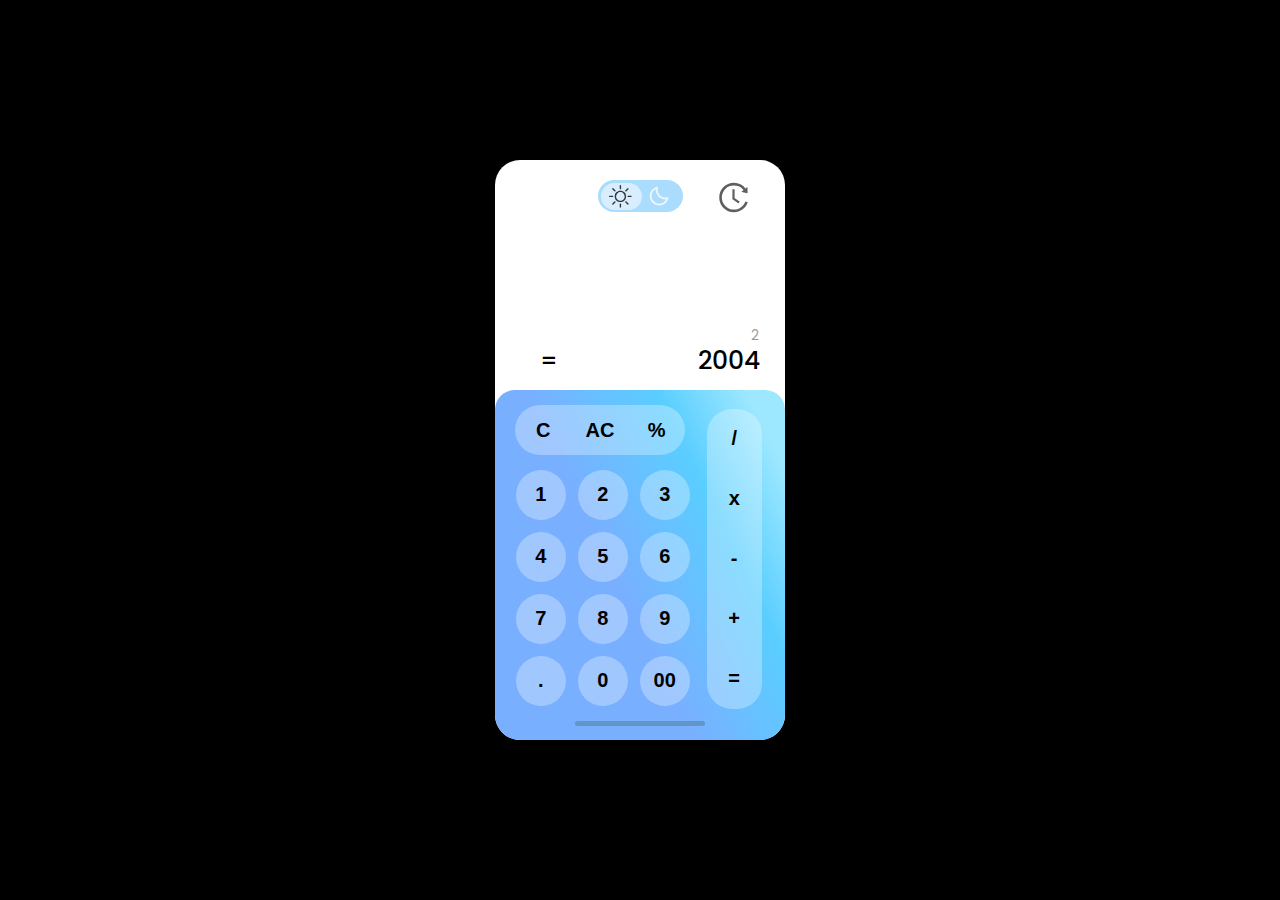
<file: Calculator/index.html>
<!DOCTYPE html>
<html lang="pt-br">
<head>
    <meta charset="UTF-8">
    <meta http-equiv="X-UA-Compatible" content="IE=edge">
    <meta name="viewport" content="width=device-width, initial-scale=1.0">
    <title>Calculadora</title>
    <link rel="stylesheet" href="estilo/style.css" id="estilo">

</head>
<body>

    <main id="calculadora">
        <div id="parte1">
            <div id="divNone"><!--Aqui fica uma div ivisivel--></div>
            <div id="toogle">
                <label>
                    <input type="checkbox" id="checkbox">
                        <div id="slider">
                            <img src="imagens/sol.svg" alt="sol" id="sol">
                            <img src="imagens/lua.svg" alt="lua">
                            <button id="button">
                            </button>
                        </div>
                    </label>
                </div>
                <button id="historico">
                    <img src="imagens/historico.svg" alt="historico" id="historicoimg">
                </button>
                </div>
                <div id="parte2">
                    <div id="equacao">
                        2
                    </div>
                    <div id="divResultado">
                        <div id="igual">
                            =
                        </div>
                        <div id="resultado">
                            2004
                        </div>
                    </div>
                    
                    <div id="teclado">
                        <div id="conjunto1">
                            <button  onclick="apagar()">
                                C
                            </button>
                            <button onclick="limpar()">
                                AC
                            </button>
                            <button onclick="inserir('%')">
                                %
                            </button>
                        </div>

                        <div id="conjunto2">
                            <button onclick="inserir('/')">
                                /
                            </button>
                            <button onclick="inserir('*')">
                                x
                            </button>
                            <button onclick="inserir('-')">
                                -
                            </button>
                            <button onclick="inserir('+')">
                                +
                            </button>
                            <button onclick="calcular('=')">
                                =
                            </button>
                        </div>

                        <div id="numeros">
                            <button onclick="inserir('1')">
                                1
                            </button>
                            <button onclick="inserir('2')">
                                2
                            </button>
                            <button onclick="inserir('3')">
                                3
                            </button>
                            <button onclick="inserir('4')">
                                4
                            </button>
                            <button onclick="inserir('5')">
                                5
                            </button>
                            <button onclick="inserir('6')">
                                6
                            </button>
                            <button onclick="inserir('7')">
                                7
                            </button>
                            <button onclick="inserir('8')">
                                8
                            </button>
                            <button onclick="inserir('9')">
                                9
                            </button>
                            <button onclick="inserir('.')">
                                .
                            </button>
                            <button onclick="inserir('0')">
                                0
                            </button>
                            <button  onclick="inserir('00')">
                                00
                            </button>
                        </div>
                        <footer>
                        </footer>
                    </div>
            </div>
    </main>
    <script src="script.js"></script>
</body>
</html>
</file>
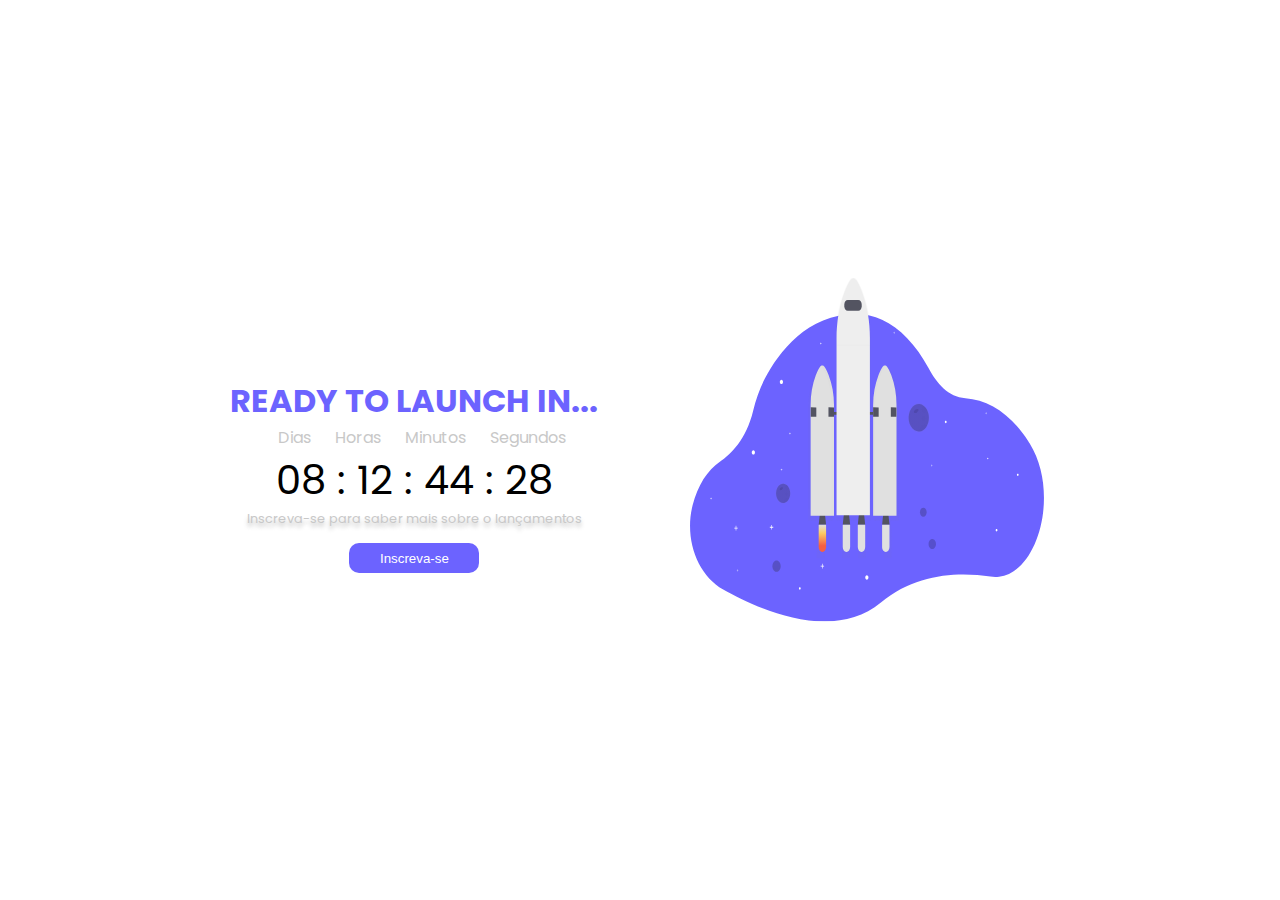
<file: Countdown/index.html>
<!DOCTYPE html>
<html lang="pt-br">
<head>
    <meta charset="UTF-8">
    <meta http-equiv="X-UA-Compatible" content="IE=edge">
    <meta name="viewport" content="width=device-width, initial-scale=1.0">
    <title>Countdown</title>
    <link rel="stylesheet" href="styles/style.css">
    <link rel="stylesheet" href="styles/mediaQueries.css">
</head>
<body onload="contagem();">

    <div id="foguete">
        <!--IMG-->
    </div>
    <main>
        <h1>READY TO LAUNCH IN...</h1>

        <div id="tiposDeTempo">
            <p>Dias</p>
            <p>Horas</p>
            <p>Minutos</p>
            <p>Segundos</p>
        </div>
        <div>
            <span id="tempo">08 : 12 : 44 : 28</span>
        </div>
        <p>Inscreva-se para saber mais sobre o lançamentos</p>

        <button>Inscreva-se</button>
    </main>


    <script src="script.js"></script>

</body>
</html>
</file>
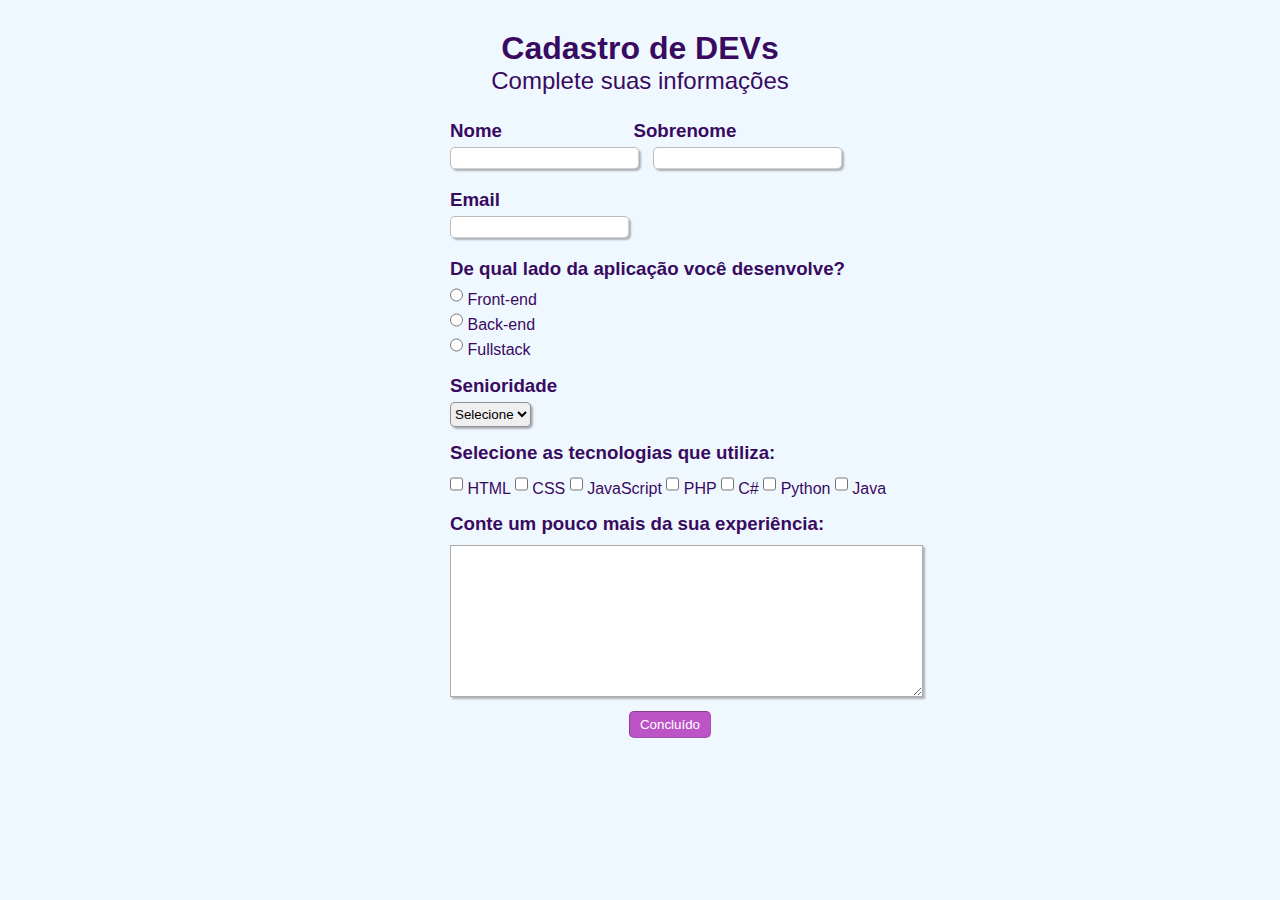
<file: Formulario/index.html>
<!DOCTYPE html>
<html lang="en">
<head>
    <meta charset="UTF-8">
    <meta http-equiv="X-UA-Compatible" content="IE=edge">
    <meta name="viewport" content="width=device-width, initial-scale=1.0">
    <title>Cadastro</title>
    <link rel="stylesheet" href="style.css">
</head>
<body>
    <header>
        <h1>Cadastro de DEVs</h1>
        <h2>Complete suas informações</h2>
    </header>
    <main>
        <form action="arquivo.php" method="post">

            <section>
                <h3 id="nome">
                    <label for="inome">Nome</label>
                </h3>

                <h3 id="sobrenome">
                    <label for="isobrenome">Sobrenome</label>
                </h3><br>
                <input type="text" name="nome" id="inome">
                <input type="text" name="sobrenome" id="isobrenome"><br>
                
                <h3 id="email"><label for="iemail">Email</label></h3>
                <input type="email" name="email" id="iemail">
            </section>

            <fieldset id="area">
                <h3>De qual lado da aplicação você desenvolve?</h3>
                <input type="radio" name="area" id="ifront-end">
                <label for="ifront-end">Front-end</label><br>
                <input type="radio" name="area" id="beck-end">
                <label for="beck-end">Back-end</label><br>
                <input type="radio" name="area" id="fullstack">
                <label for="fullstack">Fullstack</label>

            </fieldset>

            <h3 id="h3">Senioridade</h3>
            <select name="senioridade" id="isenioridade" >
                <option value="">Selecione</option>
                <option value="senior">Senior</option>
                <option value="pleno">Pleno</option>
                <option value="junior">Junior</option>
            </select>
            
            
            <h3>Selecione as tecnologias que utiliza:</h3>
            <fieldset id="tecnologias">
                <input type="checkbox" name="html" id="ihtml">
                <label for="ihtml">HTML</label>
                <input type="checkbox" name="css" id="icss">
                <label for="icss">CSS</label>
                <input type="checkbox" name="js" id="ijs">
                <label for="ijs">JavaScript</label>
                <input type="checkbox" name="php" id="iphp">
                <label for="iphp">PHP</label>
                <input type="checkbox" name="csharp" id="icsharp">
                <label for="icsharp">C#</label>
                <input type="checkbox" name="py" id="ipy">
                <label for="ipy">Python</label>
                <input type="checkbox" name="java" id="ijava">
                <label for="ijava">Java</label>
            </fieldset>

            <h3>Conte um pouco mais da sua experiência:</h3>
            <textarea name="mains" id="imais" cols="57" rows="10"></textarea>


            <input type="submit" value="Concluído" id="submit">
        </form>
    </main>
</body>
</html>
</file>
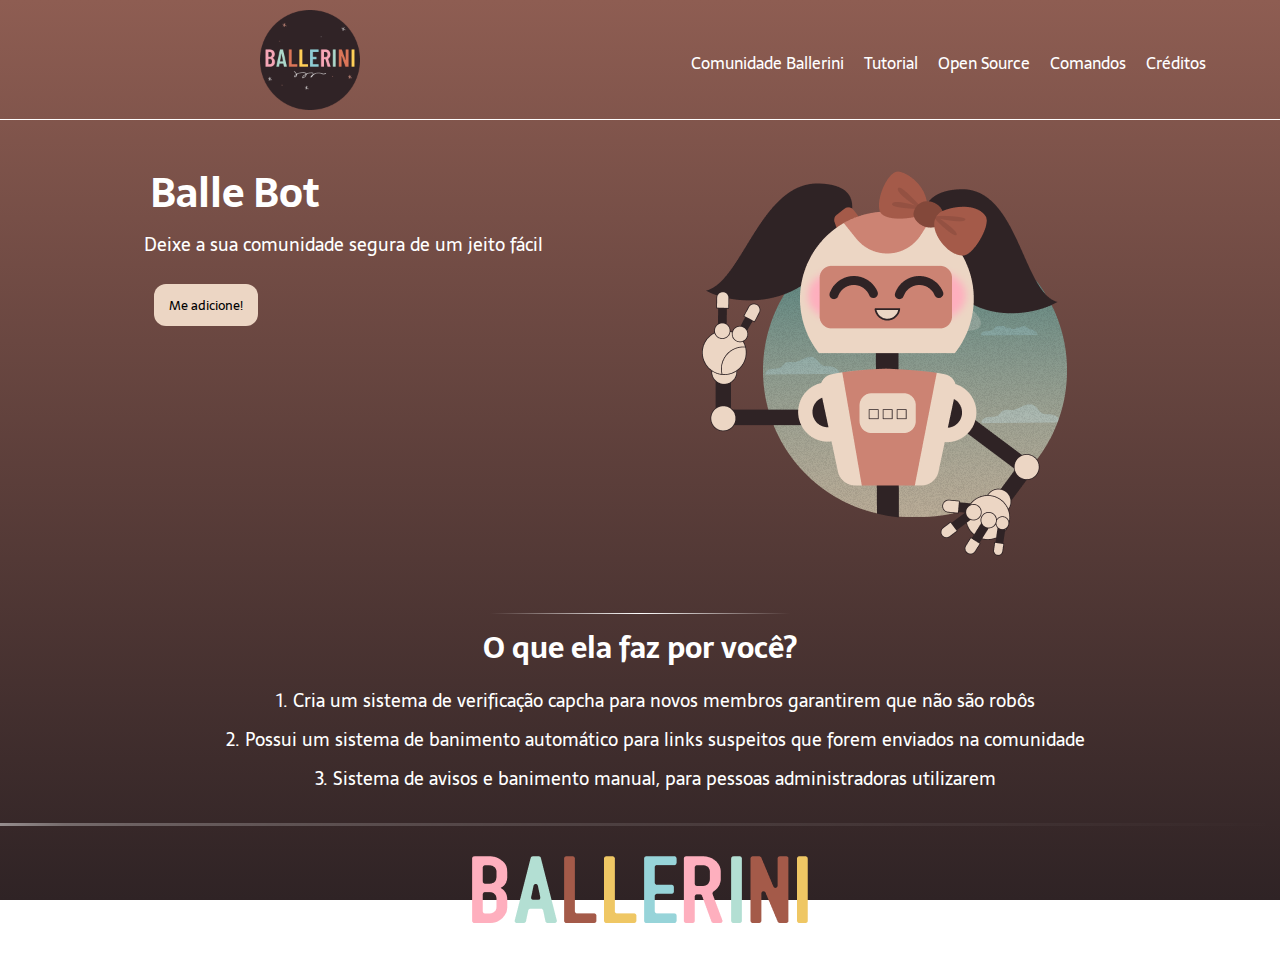
<file: Landing-Page/index.html>
<!DOCTYPE html>
<html lang="pt-br">
<head>
    <meta charset="UTF-8">
    <meta http-equiv="X-UA-Compatible" content="IE=edge">
    <meta name="viewport" content="width=device-width, initial-scale=1.0">
    <title>Balle Bot</title>
    <link href="https://fonts.googleapis.com/icon?family=Material+Icons" rel="stylesheet" >
    <link rel="stylesheet" href="style.css">
    <link rel="stylesheet" href="media-querys.css">
</head>
<body onresize="width()">
    <header>
        <div id="menu">
            <img src="Imagens/logo.png" alt="Logo Ballerini">
            <i id="burguer" class="material-icons" onclick="clickMenu()">menu</i>
        </div>
        <nav id="intens">
            <ul>
                <li><a href="#">Comunidade Ballerini</a></li>
                <li><a href="#">Tutorial</a></li>
                <li><a href="#">Open Source</a></li>
                <li><a href="#">Comandos</a></li>
                <li><a href="https://www.youtube.com/watch?v=llF6vD-RljE&t=1539s" target="_blank">Créditos</a></li>
            </ul>
        </nav>
    </header>
    <main>
        <div id="div1">
            <h1>Balle Bot</h1>
            <p>Deixe a sua comunidade segura de um jeito fácil</p>
            <input type="button" value="Me adicione!">
        </div>
        <img src="Imagens/bot.png" alt="Bot Ballerini">
        <div id="borda">

        </div>
        <div id="div2">
            <h2>O que ela faz por você?</h2>
            <p>1. Cria um sistema de verificação capcha para novos membros garantirem que não são robôs</p>
            <p>2. Possui um sistema de banimento automático para links suspeitos que forem enviados na comunidade</p>
            <p>3. Sistema de avisos e banimento manual, para pessoas administradoras utilizarem</p>
        </div>
    </main>
    <footer>
        <div id="divFooter"></div>
        <img src="Imagens/ballerini.png" alt="Ballerini Nome">
    </footer>
    <script>
        function clickMenu() {
            if (intens.style.display == 'block') {
                intens.style.display = 'none'
            } else {
                intens.style.display = 'block'
            }
        }
        function width() {
            if(window.innerWidth >= 800){
                intens.style.display = 'block'
            }
            if (window.innerWidth < 800) {
                intens.style.display = 'none'
            }
        }
    </script>
</body>
</html>
</file>
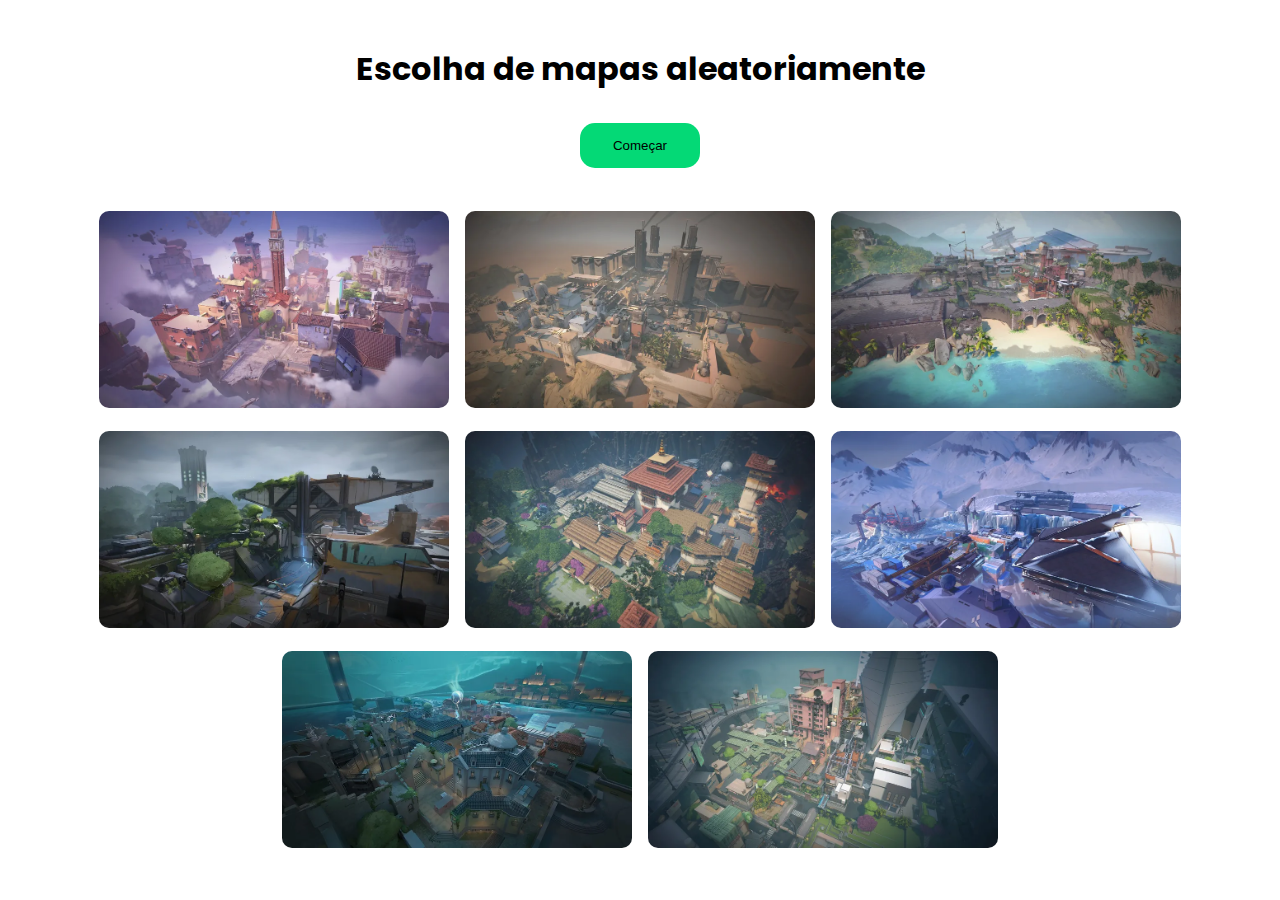
<file: MapasValorant/index.html>
<!DOCTYPE html>
<html lang="pt-br">
<head>
    <meta charset="UTF-8">
    <meta http-equiv="X-UA-Compatible" content="IE=edge">
    <meta name="viewport" content="width=device-width, initial-scale=1.0">
    <title>Mapas Aleatorios</title>
    <link rel="stylesheet" href="style.css">
</head>
<body>
    
    <h1>Escolha de mapas aleatoriamente</h1>
    <button onclick="comecar()">Começar</button>

    <main>
        <div>
            <span class="nomeMapa">Ascent</span>
            <img src="Mapas/Ascent.webp" alt="Mapa-Ascent">
        </div>

        <div>
            <Span class="nomeMapa">Bind</Span>
            <img src="Mapas/Bind.webp" alt="Mapa-Bind">
        </div>
        <div>
            <span class="nomeMapa">Breeze</span>
            <img src="Mapas/Breeze.webp" alt="Mapa-Breeze">
        </div>
        <div>
            <span class="nomeMapa">Fracture</span>
            <img src="Mapas/Fracture.webp" alt="Mapa-Fracture">
        </div>
        <div>
            <img src="Mapas/Haven.webp" alt="Mapa-Haven">
            <span class="nomeMapa">Haven</span>
        </div>
        <div>
            <img src="Mapas/Icebox.webp" alt="Mapa-Icebox">
            <span class="nomeMapa">Icebox</span>
        </div>
        <div>
            <img src="Mapas/Pearl.webp" alt="Mapa-Pearl">
            <span class="nomeMapa">Pearl</span>
        </div>
        <div>
            <img src="Mapas/Split.webp" alt="Mapa-Split">
            <span class="nomeMapa">Split</span>
        </div>
    </main>
    <script src="script.js"></script>
</body>
</html>
</file>
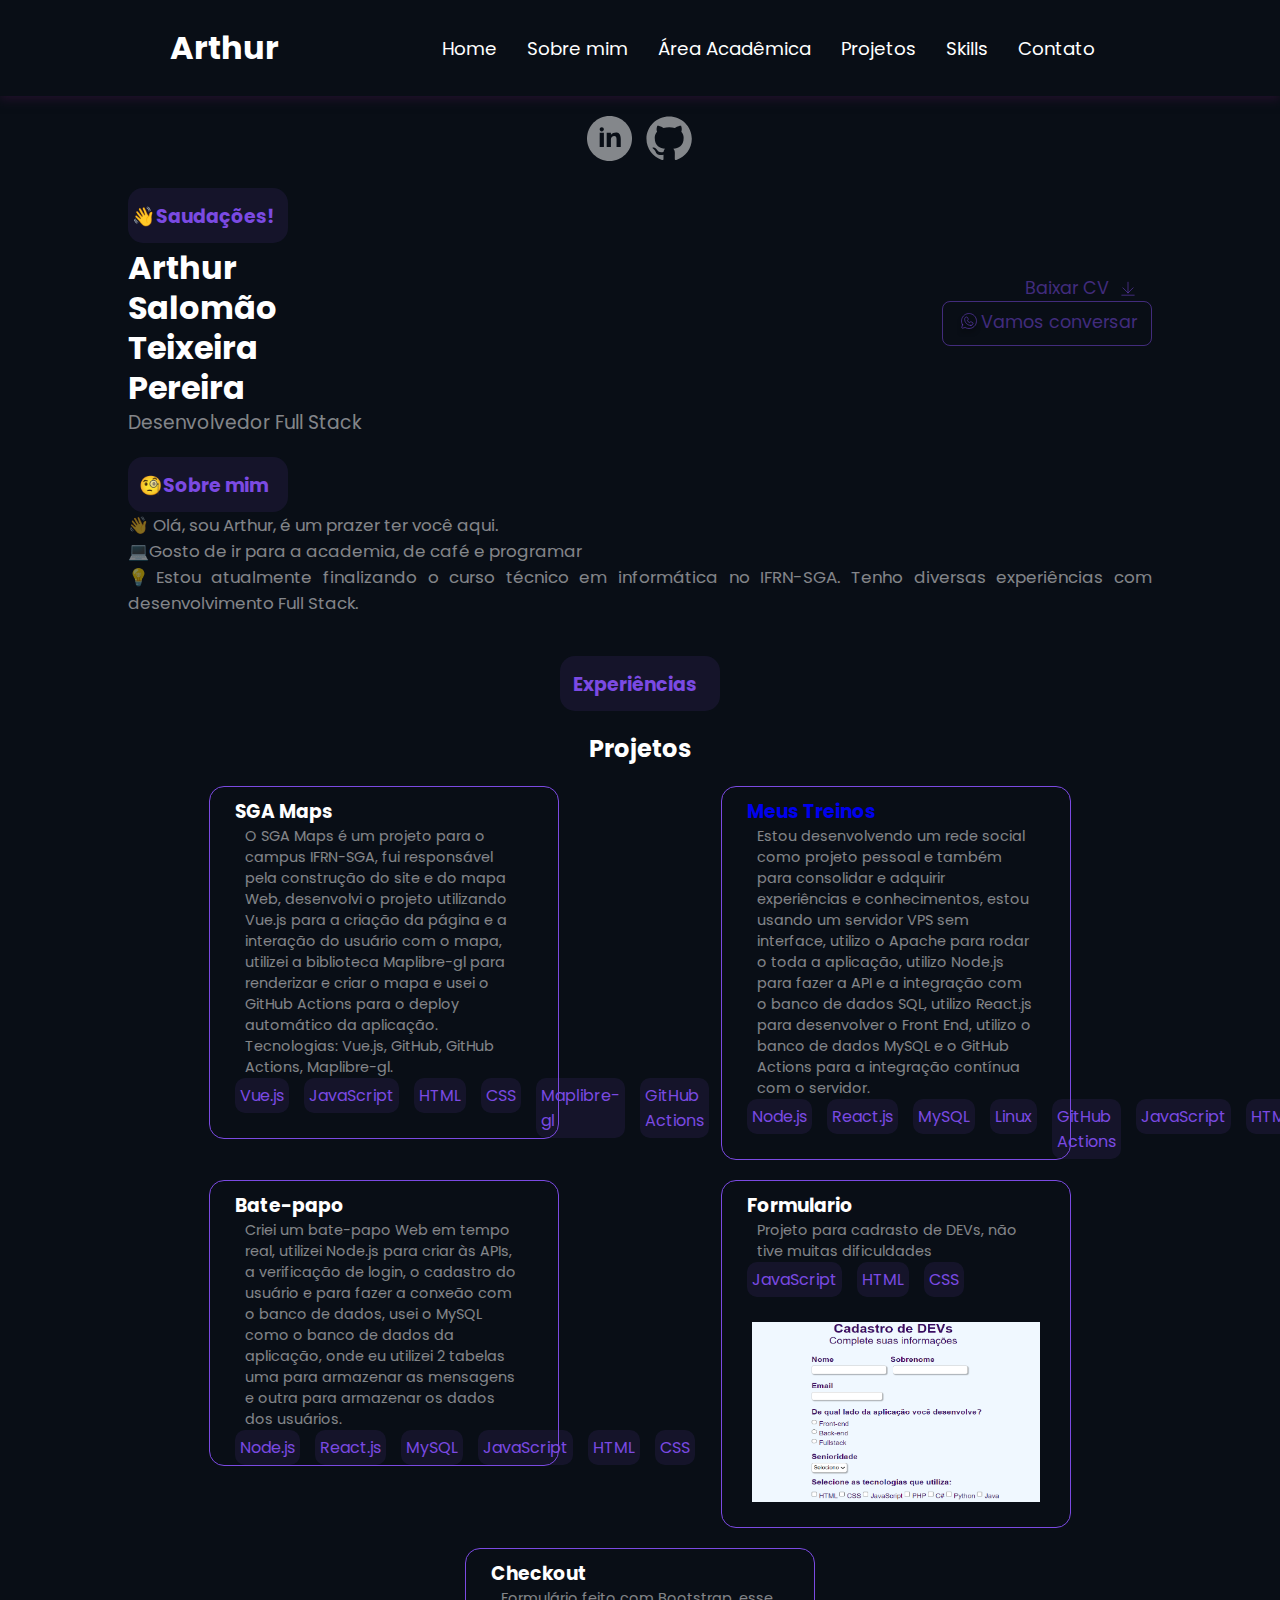
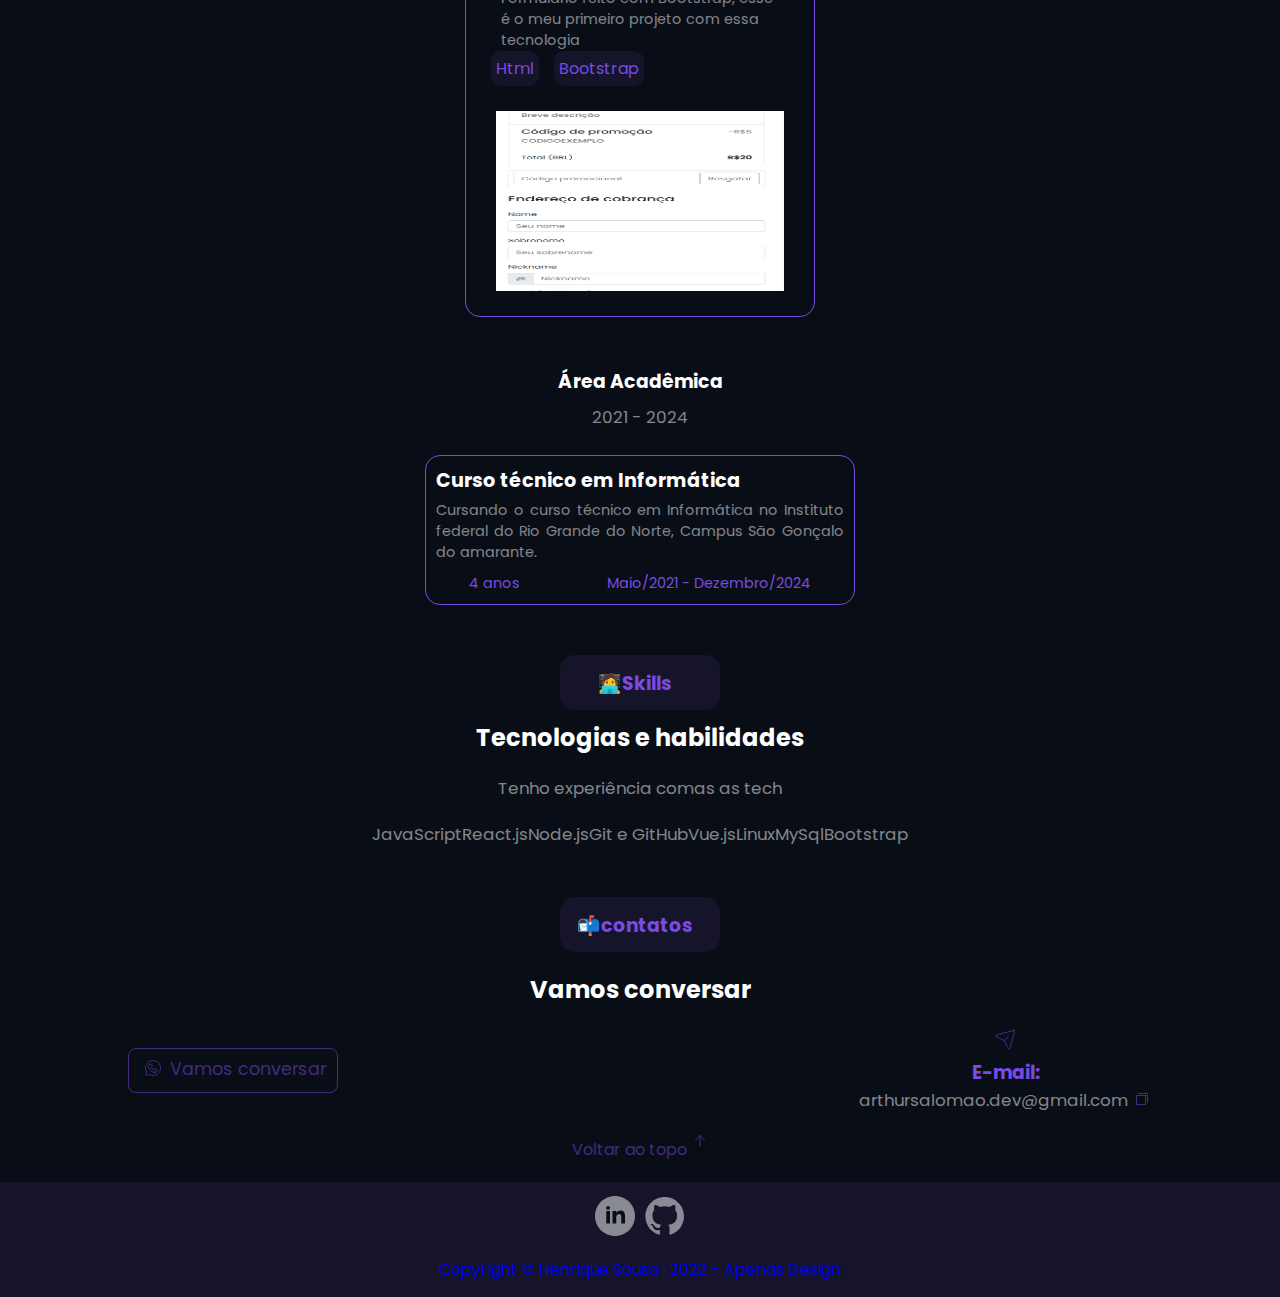
<file: PaginaPrincipal/index.html>
<!DOCTYPE html>
<html lang="pt-br">

<head>
    <meta charset="UTF-8">
    <meta http-equiv="X-UA-Compatible" content="IE=edge">
    <meta name="viewport" content="width=device-width, initial-scale=1.0">
    <title>Arthur Salomão</title>
    <link rel="stylesheet" href="estilos/style.css">
    <link rel="stylesheet" href="estilos/menuResponsivo.css">
    <link rel="stylesheet" href="estilos/mediaQuery.css">

</head>

<body>
    <header>
        <nav class="nav-bar">
            <div class="logo">
                <h1>Arthur</h1>
            </div>
            <div class="nav-list">
                <ul>
                    <li class="nav-item"><a href="#home" class="nav-link">Home</a></li>
                    <li class="nav-item"><a href="#sobreMim" class="nav-link">Sobre mim</a></li>
                    <li class="nav-item"><a href="#areaAcademica" class="nav-link">Área Acadêmica</a></li>
                    <li class="nav-item"><a href="#projetos" class="nav-link">Projetos</a></li>
                    <li class="nav-item"><a href="#skills" class="nav-link">Skills</a></li>
                    <li class="nav-item"><a href="#contato" class="nav-link">Contato</a></li>

                </ul>
            </div>

            <div class="mobile-menu-icon">
                <button onclick="menuShow()"><img class="icon" src="imagens/menu.svg" alt=""></button>
            </div>
        </nav>

        <div class="mobile-menu">
            <ul>
                <li class="nav-item"><a href="#home" class="nav-link">Home</a></li>
                <li class="nav-item"><a href="#sobreMim" class="nav-link">Sobre mim</a></li>
                <li class="nav-item"><a href="#areaAcemica" class="nav-link">Área Acadêmica</a></li>
                <li class="nav-item"><a href="#projetos" class="nav-link">Projetos</a></li>
                <li class="nav-item"><a href="#skills" class="nav-link">Skills</a></li>
                <li class="nav-item"><a href="#contato" class="nav-link">Contato</a></li>
            </ul>
        </div>
    </header>

    <main>
        <div class="gitLinkedin">
            <a href="https://www.linkedin.com/in/arthur-176157231/" target="_blank"><img src="imagens/linkedin.svg"
                    alt="linkedin"></a>
            <a href="https://github.com/ArthurSalomaoo" target="_blank"><img src="imagens/github_.svg" alt="github"></a>
        </div>
        <div id="home" class="saudacoes">
            <div>
                <div class="topicos">
                    <h1>👋Saudações!</h1>
                </div>
                <h2>Arthur Salomão Teixeira Pereira</h2>
                <h3>Desenvolvedor Full Stack</h3>
            </div>

            <div class="links">
                <a href="arquivos/Curriculo-Arthur.pdf" download="Currículo-Arthur.pdf"
                    type="application/pdf">Baixar CV <img src="imagens/ArrowLineDown.svg" alt="iconDownload"></a>
                <div class="botaoWaths">
                    <a href="https://wa.me/5584994394023" target="_blank"><img src="imagens/WhatsappLogo.svg"
                            alt="watsappLogo">Vamos conversar</a>
                </div>
            </div>
        </div>
        <div class="sobreMim" id="sobreMim">
            <div>
                <div class="topicos">
                    <h1>🧐Sobre mim</h1>
                </div>
                <p>
                    👋 Olá, sou Arthur, é um prazer ter você aqui. <br>
                    💻Gosto de ir para a academia, de café e programar<br>
                    💡Estou atualmente finalizando o curso técnico em informática no IFRN-SGA. Tenho diversas
                    experiências com desenvolvimento Full Stack.
                </p>
            </div>

        </div>
        </div>

        <div class="projetos" id="projetos">
            <div class="topicos">
                <h1>Experiências</h1>
            </div>
            <h2>Projetos</h2>
            <div class="displayFlex">
                <div class="projeto">
                    <h3>SGA Maps</h3>
                    <p>O SGA Maps é um projeto para o campus IFRN-SGA, fui responsável pela
                        construção do site e do mapa Web, desenvolvi o projeto utilizando Vue.js
                        para a criação da página e a interação do usuário com o mapa, utilizei a
                        biblioteca Maplibre-gl para renderizar e criar o mapa e usei o GitHub
                        Actions para o deploy automático da aplicação.
                        Tecnologias: Vue.js, GitHub, GitHub Actions, Maplibre-gl.</p>
                    <div class="projetosTec">
                        <div>Vue.js</div>
                        <div>JavaScript</div>
                        <div>HTML</div>
                        <div>CSS</div>
                        <div>Maplibre-gl</div>
                        <div>GitHub Actions</div>
                    </div>
                </div>
                <div class="projeto">
                    <h3><a href="meustreinos.online">Meus Treinos</a></h3>
                    <p>Estou desenvolvendo um rede social como projeto pessoal e também
                        para consolidar e adquirir experiências e conhecimentos, estou usando
                        um servidor VPS sem interface, utilizo o Apache para rodar o toda a
                        aplicação, utilizo Node.js para fazer a API e a integração com o banco de
                        dados SQL, utilizo React.js para desenvolver o Front End, utilizo o banco de
                        dados MySQL e o GitHub Actions para a integração contínua com o
                        servidor.</p>
                    <div class="projetosTec">
                        <div>Node.js</div>
                        <div>React.js</div>
                        <div>MySQL</div>
                        <div>Linux</div>
                        <div>GitHub Actions</div>
                        <div>JavaScript</div>
                        <div>HTML</div>
                        <div>CSS</div>
                    </div>
                </div>
                <div class="projeto">
                    <h3>Bate-papo</h3>
                    <p>Criei um bate-papo Web em tempo real, utilizei Node.js para criar às APIs,
                        a verificação de login, o cadastro do usuário e para fazer a conxeão com
                        o banco de dados, usei o MySQL como o banco de dados da aplicação,
                        onde eu utilizei 2 tabelas uma para armazenar as mensagens e outra
                        para armazenar os dados dos usuários.</p>
                    <div class="projetosTec">
                        <div>Node.js</div>
                        <div>React.js</div>
                        <div>MySQL</div>
                        <div>JavaScript</div>
                        <div>HTML</div>
                        <div>CSS</div>
                    </div>
                </div>
                <div class="projeto">
                    <h3>Formulario</h3>
                    <p>Projeto para cadrasto de DEVs, não tive muitas dificuldades</p>
                    <div>
                        <div>JavaScript</div>
                        <div>HTML</div>
                        <div>CSS</div>
                    </div>
                    <a href="https://arthursalomaoo.github.io/Portifolio/Formulario/"><img
                            src="imagens/fotoFormulario.png" alt="Foto do projeto Formulario"></a>
                </div>
                <div class="projeto">
                    <h3>Checkout</h3>
                    <p>Formulário feito com Bootstrap, esse é o meu primeiro projeto com essa tecnologia</p>
                    <div>
                        <div>Html</div>
                        <div>Bootstrap</div>

                    </div>
                    <a href="https://arthursalomaoo.github.io/Portifolio/ProjetoBootstrap/ProjetoCheckout/"><img
                            src="imagens/fotoFormsBootstrap.png"
                            alt="Foto do projeto de um Formulario feito com Bootstrap"></a>
                </div>
            </div>
        </div>

        <div class="sobreMim" id="sobreMim">
            <div>

            </div>

            <div id="areaAcademica" class="areaAcademica">
                <h3>Área Acadêmica</h3>
                <p>2021 - 2024</p>
            </div>

            <div class="cursos" style="margin: -5px auto 0 auto;">
                <h3>Curso técnico em Informática</h3>
                <p>
                    Cursando o curso técnico em Informática no Instituto federal do Rio Grande do Norte, Campus São
                    Gonçalo do amarante.
                </p>

                <div class="tempo">
                    <p>4 anos</p>
                    <p>Maio/2021 - Dezembro/2024</p>
                </div>
            </div>
        <div class="skills" id="skills">
            <div class="topicos">
                <h1>🧑‍💻Skills</h1>
            </div>
            <div class="divSkills">
                <h2>Tecnologias e habilidades</h2>
                <p>Tenho experiência comas as tech</p>
                <div class="techs">
                    <p>JavaScript</p>
                    <p>React.js</p>
                    <p>Node.js</p>
                    <p>Git e GitHub</p>
                    <p>Vue.js</p>
                    <p>Linux</p>
                    <p>MySql</p>
                    <p>Bootstrap</p>
                </div>
                <!--
                <p>Estou estudando</p>
                <div>
                    <img src="imagens/Vector.svg" alt="icon React.Js"><img src="imagens/TypeScript.svg" alt="icon TypeScrpit"><img src="imagens/Nextjs.svg" alt="icon Next.js">
                </div>-->
            </div>
        </div>
        <div class="contatos" id="contato">
            <div class="topicos">
                <h1>📬contatos</h1>
            </div>
            <h2>Vamos conversar</h2>
            <div class="botaoEmail">
                <div class="links">
                    <div class="botaoWaths">
                        <a href="https://wa.me/5584994394023" target="_blank"><img src="imagens/WhatsappLogo.svg"
                                alt="logo whatsapp"> Vamos conversar</a>
                    </div>
                </div>
                <div class="email" onclick="copiar()">
                    <img src="imagens/PaperPlaneTilt.svg" alt="imagem seta do email">
                    <h3>E-mail:</h3>
                    <p id="email">arthursalomao.dev@gmail.com</p>
                    <img src="imagens/CopySimple.svg" alt="icon para copiar">
                </div>
            </div>
        </div>
        <a href="#" class="voltarTopo">Voltar ao topo <img src="imagens/ArrowUp.svg"
                alt="Imagem de uma seta para cima"></a>
    </main>

    <footer>
        <div>
            <a href="#"><img src="imagens/linkedin.svg" alt="linkedin"></a>
            <a href="#"><img src="imagens/github_.svg" alt="github"></a>
        </div>
        <p><a href="https://www.figma.com/community/file/1162385628597290713" target="_blank">Copyright © Henrique Sousa
                · 2022 - Apenas Design</a></p>
    </footer>


    <script src="script.js"></script>

</body>

</html>
</file>
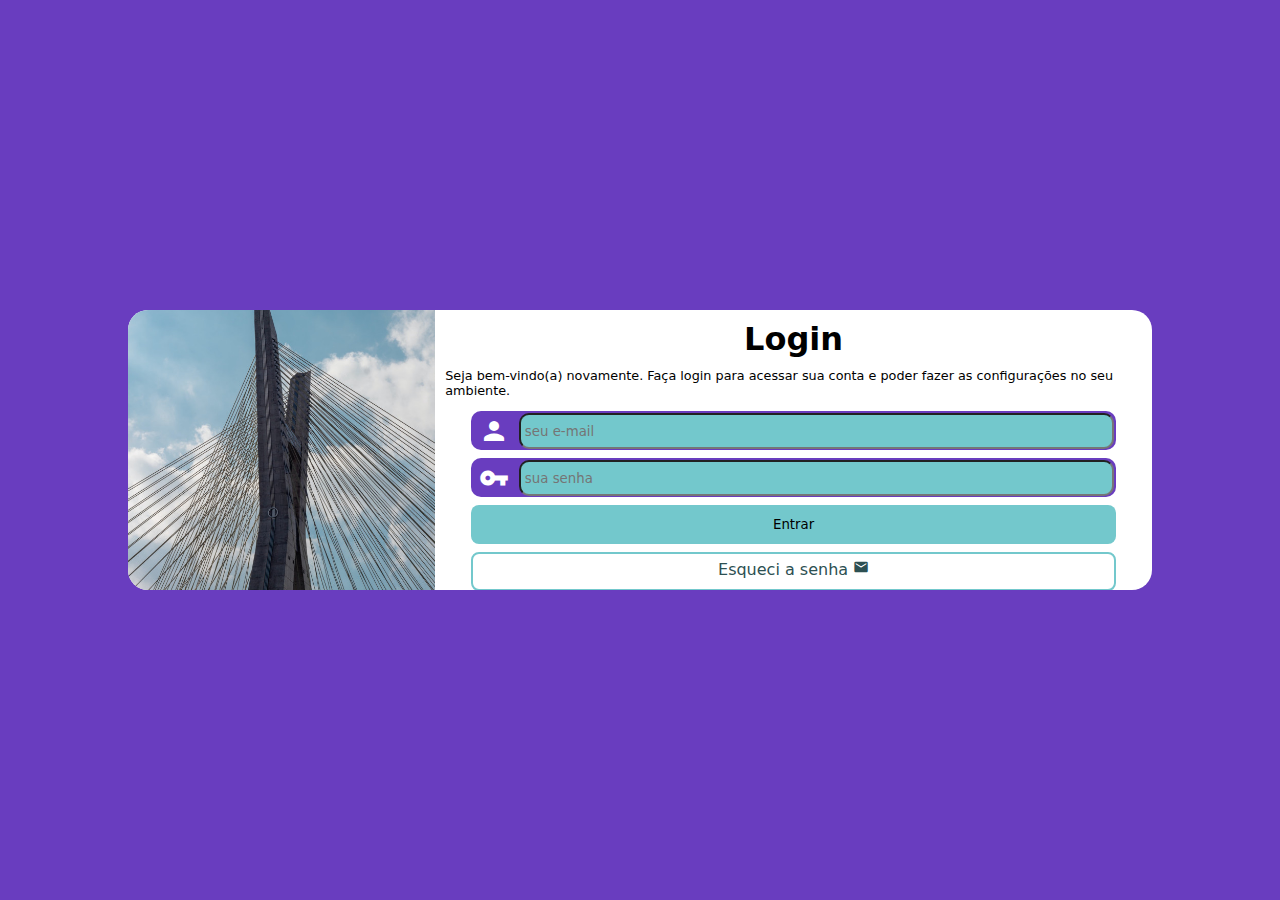
<file: Projeto-Login/index.html>
<!DOCTYPE html>
<html lang="pt-br">
<head>
    <meta charset="UTF-8">
    <meta http-equiv="X-UA-Compatible" content="IE=edge">
    <meta name="viewport" content="width=device-width, initial-scale=1.0">
    <title>Login</title>
    <link rel="stylesheet" href="css/style.css">
    <link rel="stylesheet" href="css/media-query.css">
    <link href="https://fonts.googleapis.com/icon?family=Material+Icons" rel="stylesheet">

</head>
<body>
    <main>

            <section id="login">
                <div id="img">
                    <!--image-->
                </div>
                <div id="formulario">
                    <h1>Login</h1>
                    <p>
                        Seja bem-vindo(a) novamente. Faça login para acessar sua conta e poder fazer as configurações no seu ambiente.
                    </p>
                <form action="login.php" method="post" autocomplete="on">
                    <div class="campo">
                        <i class="material-icons">person</i>
                        <input type="email" name="email" id="iemail" placeholder=" seu e-mail" required>
                        <label for="iemail">Login</label>
                    </div>
                    <div class="campo">
                        <i class="material-icons">vpn_key</i>
                        <input type="password" name="password" id="ipassword" placeholder=" sua senha" required>
                        <label for="ipassword">Senha</label>
                    </div>
                    <input type="submit" value="Entrar" id="entrar">
                    <a href="esqueci.html" id="esqueci">Esqueci a senha <i class="material-icons">mail</i></a>
                </form>
            </div>
            </section>

    </main>
</body>
</html>
</file>
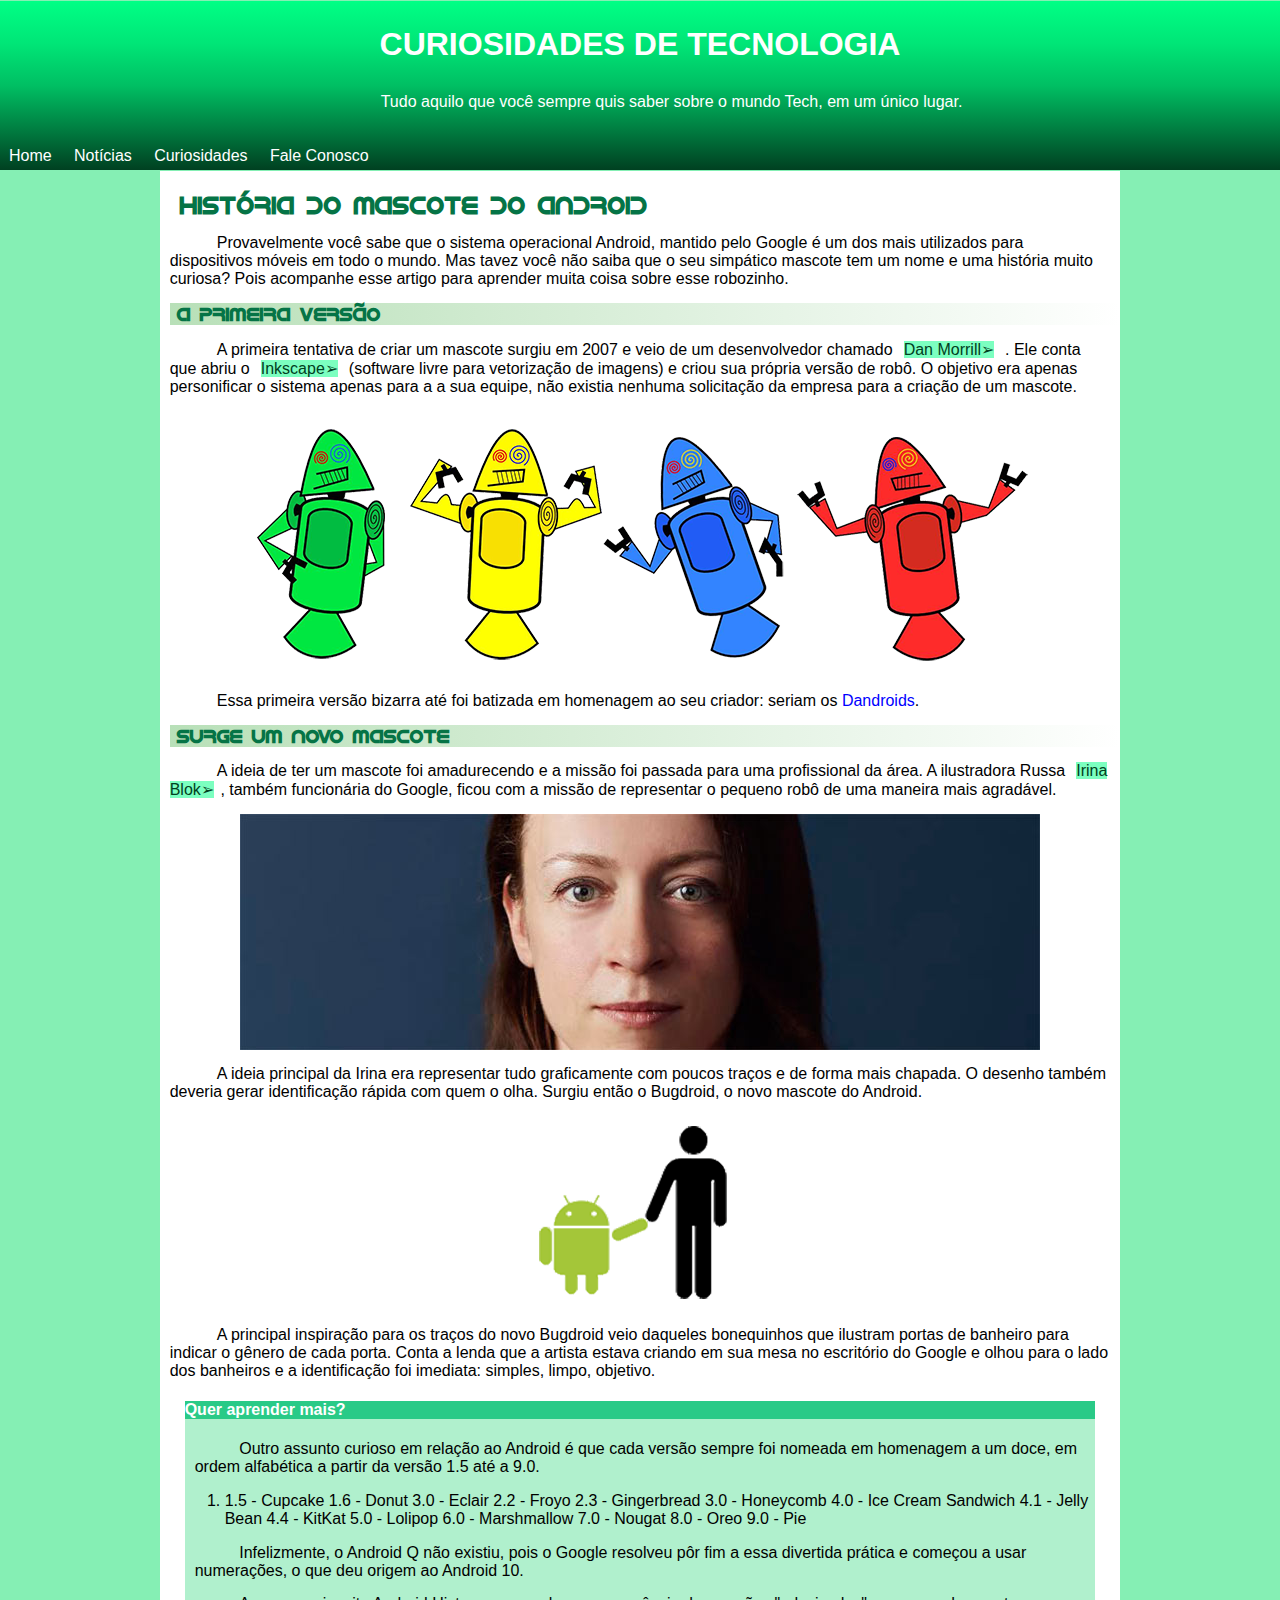
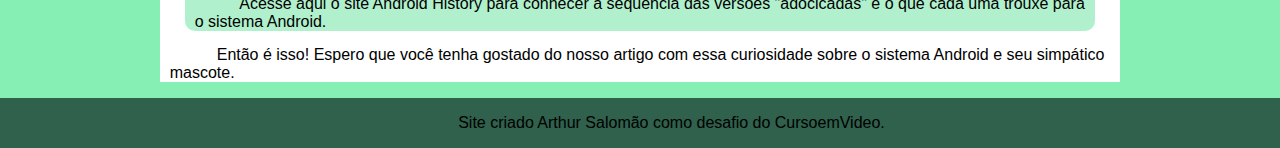
<file: site-android/index.html>
<!DOCTYPE html>
<html lang="pt-br">
<head>
    <meta charset="UTF-8">
    <meta http-equiv="X-UA-Compatible" content="IE=edge">
    <meta name="viewport" content="width=device-width, initial-scale=1.0">

    <title>Document</title>
    <link rel="stylesheet" href="style.css">
    <link rel="shortcut icon" href="conteudo/imagens/favicon.ico" type="image/x-icon">
</head>
<body>
    
    <header>
        <h1>CURIOSIDADES DE TECNOLOGIA</h1>
        <p>Tudo aquilo que você sempre quis saber sobre o mundo Tech, em um único lugar.</p>

        <nav>
            <a href="#">Home</a>
            <a href="#">Notícias</a>
            <a href="#">Curiosidades</a>
            <a href="#">Fale Conosco</a>
        </nav>

    </header>

    <main>
        <h2>
            História do Mascote do Android
        </h2>
        <p id="h2">
            Provavelmente você sabe que o sistema operacional Android, mantido pelo Google é um dos mais utilizados para dispositivos móveis em todo o mundo. Mas tavez você não saiba que o seu simpático mascote tem um nome e uma história muito curiosa? Pois acompanhe esse artigo para aprender muita coisa sobre esse robozinho.
        </p>
        <h3>
            A primeira versão  
        </h3>
        <p>A primeira tentativa de criar um mascote surgiu em 2007 e veio de um desenvolvedor chamado <a href="https://androidcommunity.com/dan-morrill-shows-us-the-android-mascot-that-almost-was-20130103/" target="_blank" rel="external" class="linksMain">Dan Morrill</a> . Ele conta que abriu o <a href="https://inkscape.org/pt-br/" target="_blank" rel="external" class="linksMain">Inkscape</a> (software livre para vetorização de imagens) e criou sua própria versão de robô. O objetivo era apenas personificar o sistema apenas para a a sua equipe, não existia nenhuma solicitação da empresa para a criação de um mascote.
        </p>
        <img src="conteudo/imagens/dan-droids.png" alt="foto dos androids">
        <p>
            Essa primeira versão bizarra até foi batizada em homenagem ao seu criador: seriam os <span>Dandroids</span>.
        </p>
        <h3>
            Surge um novo mascote
        </h3>
        <p>
            A ideia de ter um mascote foi amadurecendo e a missão foi passada para uma profissional da área. A ilustradora Russa <a href="https://www.irinablok.com" target="_blank" rel="external" class="linksMain">Irina Blok</a>, também funcionária do Google, ficou com a missão de representar o pequeno robô de uma maneira mais agradável.
        </p>
        <picture>
            <source media="(max-width: 850px)" srcset="conteudo/imagens/irina-blok-pq.jpg" type="image/jpg">
            <source media="(max-width: 1100px)" srcset="conteudo/imagens/irina-blok-600px.jpg" type="image/jpg">

            <img src="conteudo/imagens/irina-blok.jpg" alt="foto da irina" id="irina">
        </picture>

        <p>
            A ideia principal da Irina era representar tudo graficamente com poucos traços e de forma mais chapada. O desenho também deveria gerar identificação rápida com quem o olha. Surgiu então o Bugdroid, o novo mascote do Android.
        </p>
        <img src="conteudo/imagens/bugdroid.png" alt="bugdroid" id="bugdroid">

        <p>A principal inspiração para os traços do novo Bugdroid veio daqueles bonequinhos que ilustram portas de banheiro para indicar o gênero de cada porta. Conta a lenda que a artista estava criando em sua mesa no escritório do Google e olhou para o lado dos banheiros e a identificação foi imediata: simples, limpo, objetivo.
        </p>

        
        <div>
        <h4>Quer aprender mais?</h4>

        <p>Outro assunto curioso em relação ao Android é que cada versão sempre foi nomeada em homenagem a um doce, em ordem alfabética a partir da versão 1.5 até a 9.0.
        </p>
        <ol type="1">
            <li>
                1.5 - Cupcake
                1.6 - Donut
                3.0 - Eclair
                2.2 - Froyo
                2.3 - Gingerbread
                3.0 - Honeycomb
                4.0 - Ice Cream Sandwich
                4.1 - Jelly Bean
                4.4 - KitKat
                5.0 - Lolipop
                6.0 - Marshmallow
                7.0 - Nougat
                8.0 - Oreo
                9.0 - Pie
            </li>
        </ol>

        <p>Infelizmente, o Android Q não existiu, pois o Google resolveu pôr fim a essa divertida prática e começou a usar numerações, o que deu origem ao Android 10.
        </p>
        <p>
            Acesse aqui o site Android History para conhecer a sequência das versões "adocicadas" e o que cada uma trouxe para o sistema Android.
        </p>
    </div>
    <p>Então é isso! Espero que você tenha gostado do nosso artigo com essa curiosidade sobre o sistema Android e seu simpático mascote.
    </p>
    </main>
    <footer>
        <p>Site criado Arthur Salomão como desafio do CursoemVideo.</p>
    </footer>
</body>
</html>
</file>
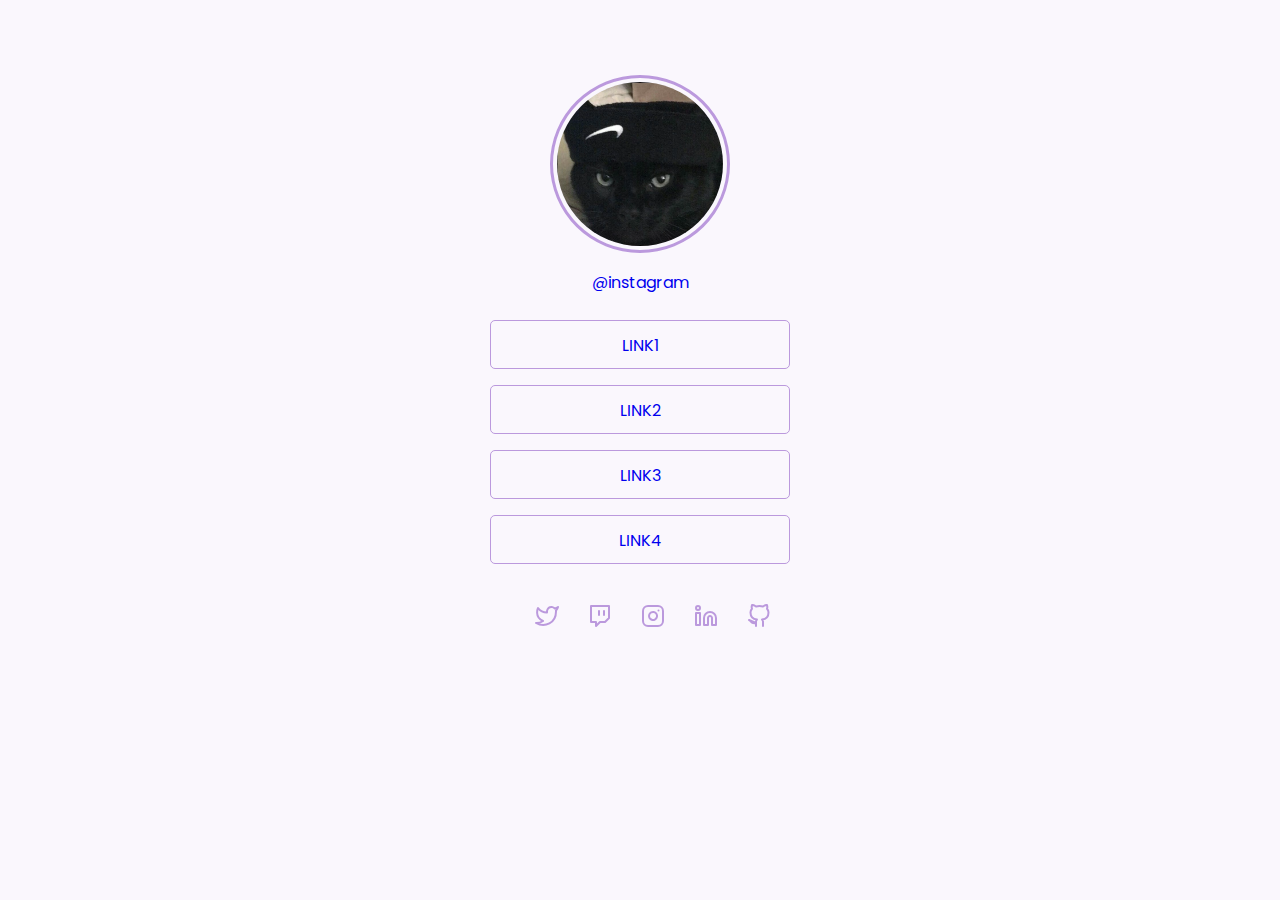
<file: Social-Tree/index.html>
<!DOCTYPE html>
<html lang="pt-br">
<head>
    <meta charset="UTF-8">
    <meta http-equiv="X-UA-Compatible" content="IE=edge">
    <meta name="viewport" content="width=device-width, initial-scale=1.0">
    <title>Social Links</title>
    <link rel="stylesheet" href="style.css">
</head>
<body>
    
    <main>
        <img src="assets/Captura de tela 2022-01-10 145723.png" alt="Foto de perfil" class="foto-perfil">
        
        <a href="#">@instagram</a>
        
        <div>
            <a href="#">LINK1</a>
        </div>
        <div>
            <a href="#">LINK2</a>
        </div>
        <div>
            <a href="#">LINK3</a>
        </div>
        <div>
            <a href="#">LINK4</a>
        </div>

    </main>

    <footer>
        
        <a href="#" target="_blank">
            <img src="assets/twitter.svg" alt="icon twiter">
        </a>
        <a href="#" target="_blank">
            <img src="assets/twitch.svg" alt="icon twitch">
        </a>
        <a href="#" target="_blank">
            <img src="assets/instagram.svg" alt="icon instagram">
        </a>
        <a href="#" target="_blank">
            <img src="assets/linkedin.svg" alt="icon linkedin"></a>
        <a href="#" target="_blank">
            <img src="assets/github.svg" alt="icon GitHub"></a>
    </footer>

</body>
</html>
</file>
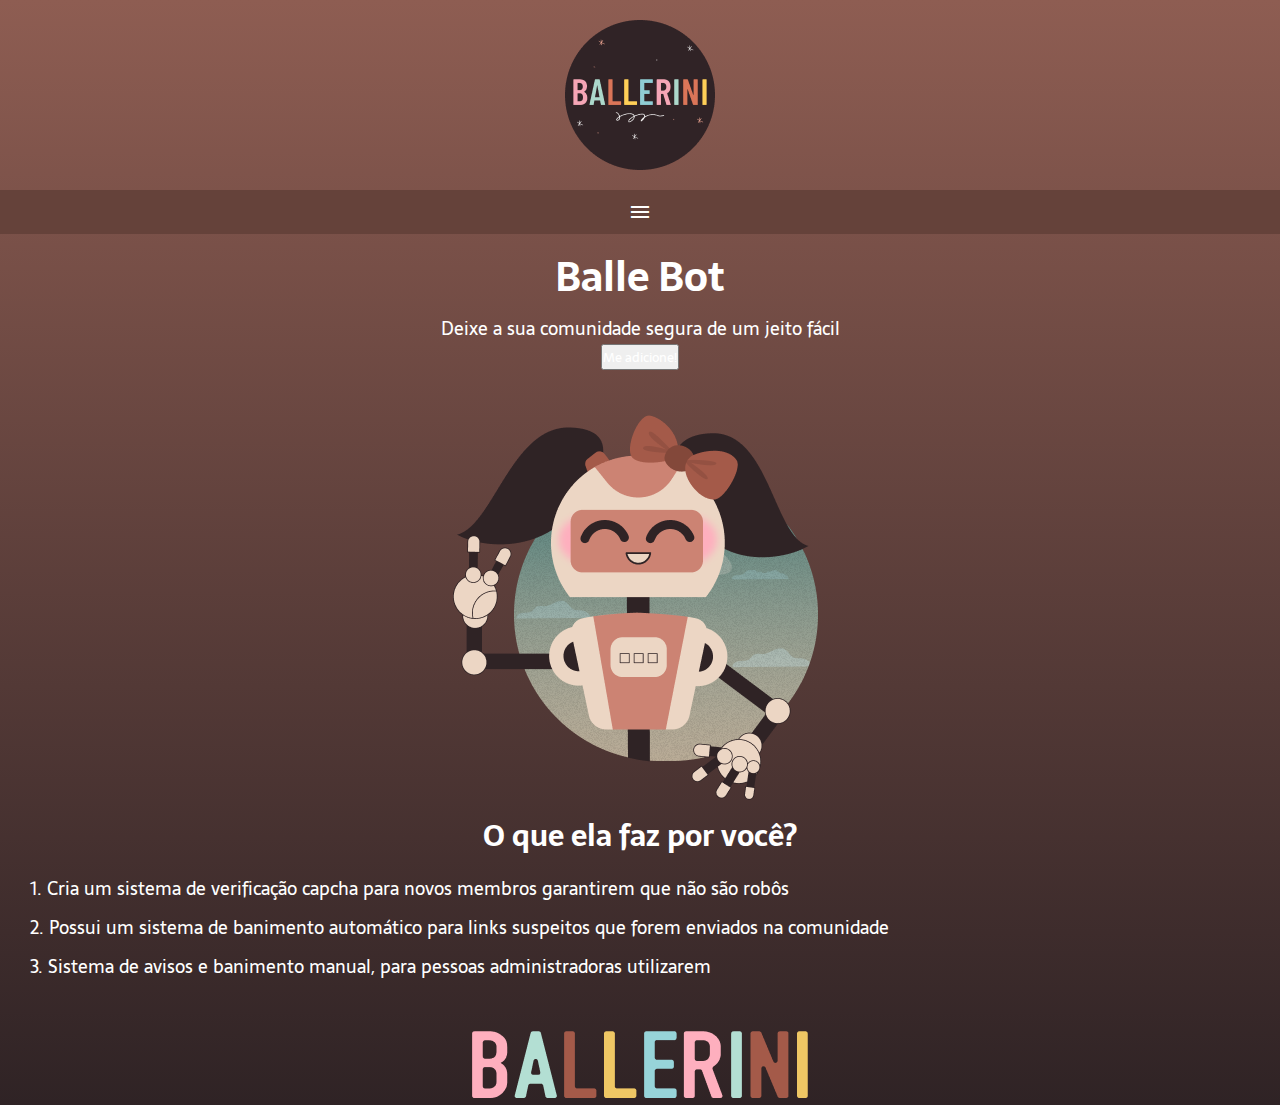
<file: Apenas-HTMLeCSS/Landing-Page/index.html>
<!DOCTYPE html>
<html lang="pt-br">
<head>
    <meta charset="UTF-8">
    <meta http-equiv="X-UA-Compatible" content="IE=edge">
    <meta name="viewport" content="width=device-width, initial-scale=1.0">
    <title>Balle Bot</title>
    <link href="https://fonts.googleapis.com/icon?family=Material+Icons" rel="stylesheet" >
    <link rel="stylesheet" href="style.css">
</head>
<body>
    <header>
        <div id="menu">
            <img src="Imagens/logo.png" alt="Logo Ballerini">
            <i id="burguer" class="material-icons" onclick="clickMenu()">menu</i>
        </div>
        <nav id="intens">
            <ul>
                <li><a href="#">Comunidade Ballerini</a></li>
                <li><a href="#">Tutorial</a></li>
                <li><a href="#">Open Source</a></li>
                <li><a href="#">Comandos</a></li>
                <li><a href="https://www.youtube.com/watch?v=llF6vD-RljE&t=1539s" target="_blank">Créditos</a></li>
            </ul>
        </nav>
    </header>
    <main>
        <div>
            <h1>Balle Bot</h1>
            <p>Deixe a sua comunidade segura de um jeito fácil</p>
            <input type="button" value="Me adicione!">
        </div>
        <img src="Imagens/bot.png" alt="Bot Ballerini">
        <div id="div2">
            <h2>O que ela faz por você?</h2>
            <p>1. Cria um sistema de verificação capcha para novos membros garantirem que não são robôs</p>
            <p>2. Possui um sistema de banimento automático para links suspeitos que forem enviados na comunidade</p>
            <p>3. Sistema de avisos e banimento manual, para pessoas administradoras utilizarem</p>
        </div>
    </main>
    <footer>
        <img src="Imagens/ballerini.png" alt="Ballerini Nome">
    </footer>
    <script>
        function clickMenu() {
            if (intens.style.display == 'block') {
                intens.style.display = 'none'
            } else {
                intens.style.display = 'block'
            }
        }
    </script>
</body>
</html>
</file>
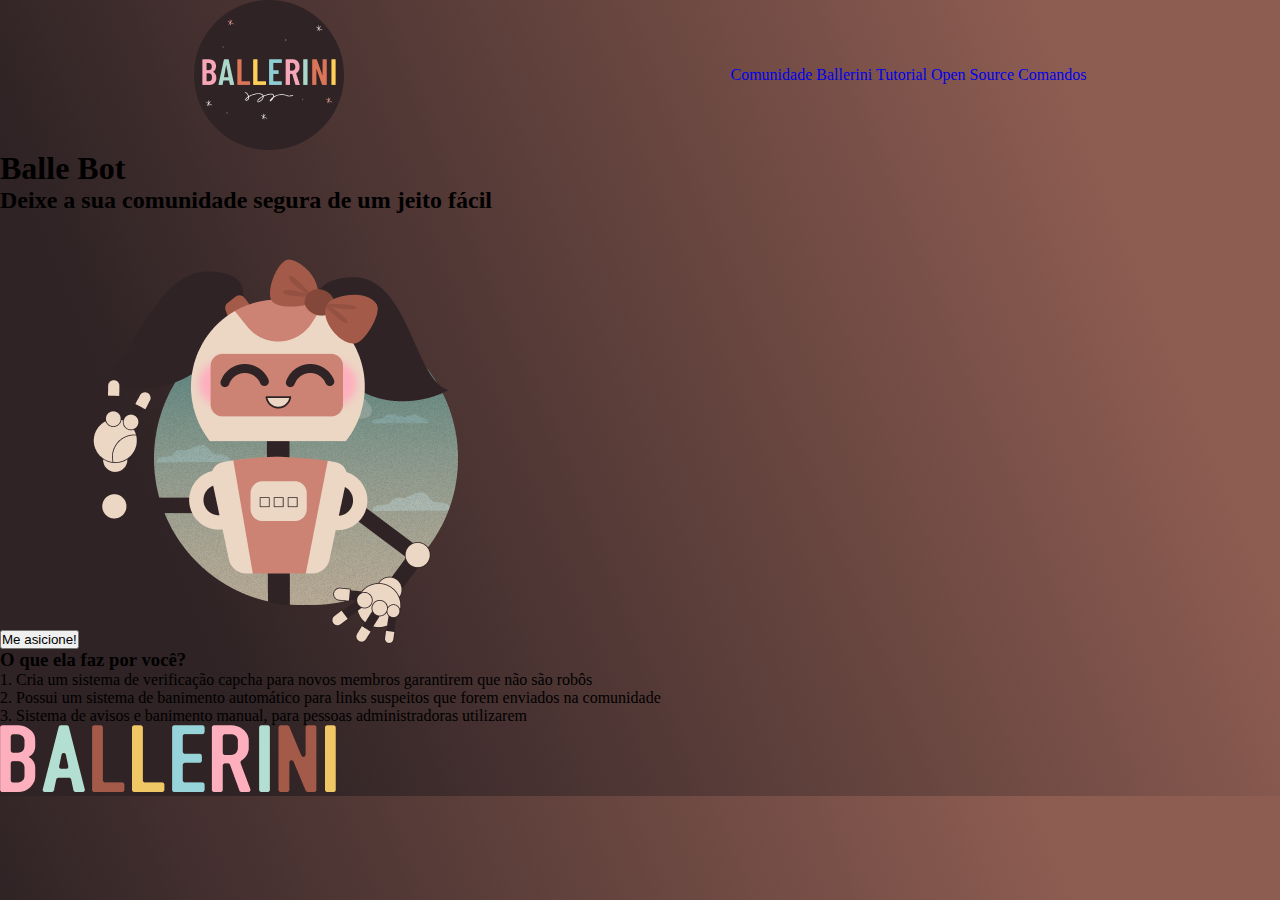
<file: HTML-CSS/Landing-Page-V2.0/index.html>
<!DOCTYPE html>
<html lang="en">
<head>
    <meta charset="UTF-8">
    <meta http-equiv="X-UA-Compatible" content="IE=edge">
    <meta name="viewport" content="width=device-width, initial-scale=1.0">
    <meta name="description" content="Um bot que irá moderar e deixar a sua comunidade segura de um jeito fácil!">
    <title>Balle Bot - Modere a sua comunidade do Discord</title>
    <link rel="stylesheet" href="estilos/style.css">
</head>
<body>
    <header>
        <img src="Imagens/logo.png" alt="Logo Ballerini">
        <nav>
            <a href="#">Comunidade Ballerini</a>
            <a href="#">Tutorial</a>
            <a href="#">Open Source</a>
            <a href="#">Comandos</a>
        </nav>
    </header>
    <main>
        <section>
            <h1>Balle Bot</h1>
            <h2>Deixe a sua comunidade segura de um jeito fácil</h2>
            <button>Me asicione!</button>
            <img src="Imagens/bot.png" alt="Foto bot Balle">
        </section>
        <section>
            <h3>O que ela faz por você?</h3>
            <p>1. Cria um sistema de verificação capcha para novos membros garantirem que não são robôs</p>
            <p>2. Possui um sistema de banimento automático para links suspeitos que forem enviados na comunidade</p>
            3. Sistema de avisos e banimento manual, para pessoas administradoras utilizarem
        </section>
    </main>
    <footer>
        <img src="Imagens/ballerini.png" alt="Nome ballerini">
    </footer>
</body>
</html>
</file>
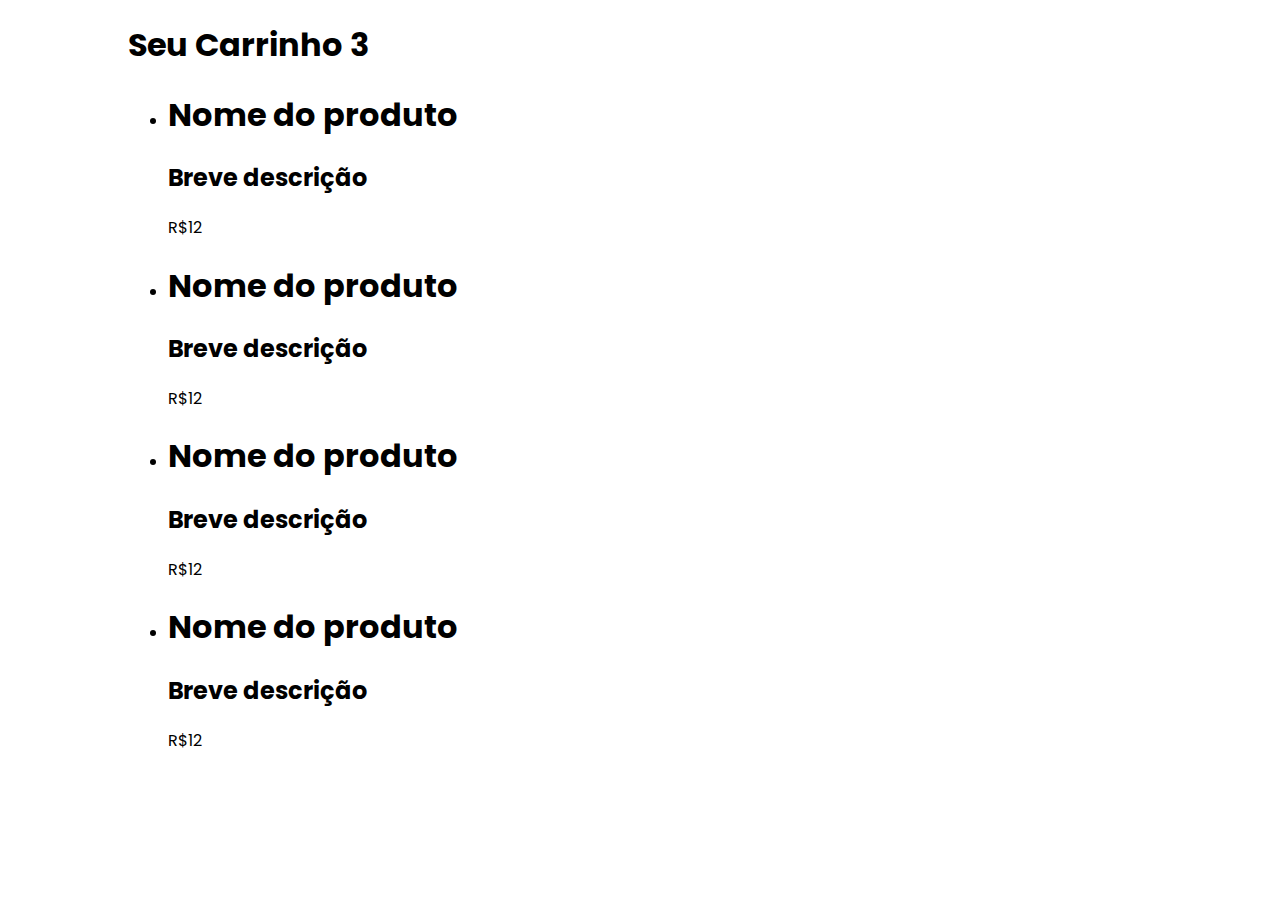
<file: ProjetoBootstrap/ProjetoCheckout/index.html>
<!DOCTYPE html>
<html lang="pt-br">
<head>
    <meta charset="UTF-8">
    <meta http-equiv="X-UA-Compatible" content="IE=edge">
    <meta name="viewport" content="width=device-width, initial-scale=1.0">
    <title>Document</title>
    <link rel="stylesheet" href="style.css">
    <link rel="stylesheet" href="https://stackpath.bootstrapcdn.com/bootstrap/4.1.3/css/bootstrap.min.css" integrity="sha384-MCw98/SFnGE8fJT3GXwEOngsV7Zt27NXFoaoApmYm81iuXoPkFOJwJ8ERdknLPMO" crossorigin="anonymous">

    <link href="https://fonts.googleapis.com/css2?family=Poppins:ital,wght@0,300;0,400;0,500;1,300;1,400;1,500&display=swap" rel="stylesheet">

    <style>
        body {
            font-family: 'Poppins';
        }
    </style>
</head>
<body>

    <main class="conteiner">
        <div class="col-12">
            <h1 class="mt-5 col-12 d-flex justify-content-between align-items-baseline">
                <span class="h4">Seu Carrinho</span>
                <span class="h4 badge-secondary badge-pill">3</span>
            </h1>
        </div>

        <ul class="row list-group m-3">
            <li class="list-group-item d-flex justify-content-between">
                <div>
                    <h1 class="h5">Nome do produto</h1>
                    <h2 class="h6 text-muted">Breve descrição</h2>
                </div>
                <span class="text-muted">R$12</span>
            </li>
            <li class="list-group-item d-flex justify-content-between">
                <div>
                    <h1 class="h5">Nome do produto</h1>
                    <h2 class="h6 text-muted">Breve descrição</h2>
                </div>
                <span class="text-muted">R$12</span>
            </li>
            <li class="list-group-item d-flex justify-content-between">
                <div>
                    <h1 class="h5">Nome do produto</h1>
                    <h2 class="h6 text-muted">Breve descrição</h2>
                </div>
                <span class="text-muted">R$12</span>
            </li>            
            <li class="list-group-item d-flex justify-content-between">
                <div>
                    <h1 class="h5">Nome do produto</h1>
                    <h2 class="h6 text-muted">Breve descrição</h2>
                </div>
                <span class="text-muted">R$12</span>
            </li>
        </ul>
    </main>
</body>
</html>
</file>
<file: Calculator/estilo/style.css>
@charset "UTF-8";

@import url('https://fonts.googleapis.com/css2?family=Poppins:ital,wght@0,300;0,400;0,500;1,300;1,400;1,500&display=swap');

* {
    margin: 0;
    padding: 0;
    box-sizing: border-box;
    border: none;
}

body {
    font-family: 'Poppins', sans-serif;
    background-attachment: fixed;
    max-height: 100vh;
    max-width: 100vw;
    background-color: #000000;
    
    
}

main {
    height: 580px;
    width: 290px;
    margin: auto;
    position: absolute;
    top: 50%;
    left: 50%;
    transform: translate(-50%, -50%);
    background-color: #ffff;
    border-radius: 25px;
    overflow: hidden;
}

button {
    background-color: transparent;
    cursor: pointer;
    width: 50px;
    height: 50px;
    border-radius: 50%;
    background: rgba(255, 255, 255, 0.3);

}

div#parte1 {
    margin-top: 20px;
    display: flex;
    justify-content: space-evenly;
}


#slider {
    cursor: pointer;
    background-color: #a9dcfd;
    width: 85px;
    height: 32px;
    border-radius: 30px;
    position: relative;
    transition: all 300ms ease-in-out;
    display: flex;
    justify-content: space-around;
    align-items: center;
    
}

#slider > img {
    width: 25px;
    height: 23px;
    z-index: 1;
}

#sol {
    position: relative;
    left: 2px;
}

#sol ~ img {
    position: relative;
    right: 2px;
}

#button {
    background-color: #d8eeff;
    width: 41px;
    height: 27px;
    border-radius: 25px;
    pointer-events: none;
    top: 3px;
    left: 3px;
    position: absolute;
    transition: all 300ms ease-in-out;
}

#checkbox:checked ~ #slider > #button {
    background-color: #003561;
    left: 40px;
}

#checkbox:checked ~ #slider {
    background-color: #1b6a9c;
}

#checkbox {
    display: none;
}

#button > img {
    vertical-align: middle;
    width: 30px;
    height: 20px;
}

#historico {
    background-color: transparent;
    height: 35px;
    width: 35px;
}
#historico > img {
    height: 35px;
    width: 35px;
}

#divNone {
    height: 35px;
    width: 35px;
}

#divResultado {
    display: flex;
    justify-content: space-between;
    width: 240px; 
    margin: auto;  
    font-size: 25px;
    font-weight: 500;
}

#equacao {
    font-size: 14px;
    color: #37373787;
    text-align: end;
    margin: auto;
    width: 238px;
    height: 17px;
}

#parte2{
    position: relative;
    top: 19%;
}

#teclado {
    margin: auto;
    
    height: 372px;
    margin-top: 10px;
    height: 352px;
    border-radius: 20px;
    background: linear-gradient(244.38deg, #9EE8FF 8.14%, #5ACEFF 27.9%, #79AFFF 56.94%);}

#igual {
    position: relative;
    top: 2px;
    left: 20px;
    font-size: 23px;
}

#conjunto1{
    background: rgba(255, 255, 255, 0.3);
    width: 170px;
    height: 50px;
    display: flex;
    justify-content: space-around;
    margin-left: 20px;
    border-radius: 25px;
    position: relative;
    top: 15px;
    align-items: center;

}

#conjunto1 > button {
    font-size: 20px;
    font-weight: 600;
    background-color: transparent;
}


#conjunto2 {
    background: rgba(255, 255, 255, 0.3);
    height: 300px;
    width: 55px;
    position: absolute;
    left: 73%;
    top: 20%;
    border-radius: 25px;
    display: flex;
    flex-direction: column;
    justify-content: space-around;
    align-items: center;
}

#conjunto2 > button {
    font-size: 20px;
    font-weight: 600;
    background-color: transparent;

}

#numeros {
    display: flex;
    width: 205px;
    flex-wrap: wrap;
    position: relative;
    top: 5%;
    left: 3%;
}
#numeros > button {
    font-size: 20px;
    font-weight: 600;
    margin-left: 12px;
    margin-top: 12px;

}

footer {
    width: 130px;
    background: #6396C5;
    height: 5px;
    position: absolute;
    top: 95%;
    left: 80px;
    border-radius: 25px;
}
</file>
<file: Countdown/styles/style.css>
@charset "UTF-8";

@import url('https://fonts.googleapis.com/css2?family=Poppins:ital,wght@0,300;0,400;0,500;1,300;1,400;1,500&display=swap');

:root {
    --black: #4D4C59;
    --purple: #6C63FF;
    --light-grey: #C8C8C8;
    --text-color: #9C9AB6;
}

* {
    margin: 0;
    padding: 0;
    text-align: none;
    border: none;
    box-sizing: border-box;
}

body {
    width: 100vw;
    height: 100vh;
}

#foguete{
    background-image: url(../images/rocket.svg);
    background-repeat: no-repeat;
    width: 325px;
    height: 313px;
    display: block;
    position: relative;
    margin: auto;
    top: 15px;
}

main {
    font-family: 'Poppins', sans-serif;
    text-align: center;
    margin-top: 25px;
}
h1 {
    color: var(--purple);
}

div#tiposDeTempo {
    padding-left: 35px;
}

div#tiposDeTempo > p {
    display: inline;
    font-size: 1em;
    color: var(--light-grey);
    margin-right: 20px;
}

span#tempo {
    font-size: 40px;
}


main > p:last-of-type {
    text-shadow: 0px 4px 4px rgba(0, 0, 0, 0.25);
    color: var(--light-grey);
    font-size: 0.8em;
}

main > button {
    background-color: var(--purple);
    color: #ffffff;
    border-radius: 10px;
    margin-top: 15px;
    width: 130px;
    height:30px;

}
</file>
<file: Countdown/styles/mediaQueries.css>
@charset "UTF-8";

@media only screen and (min-width: 900px) {
    #foguete {
        position: relative;
        float: right;
        top: 50%;
        transform: translateY(-50%);      
        margin-right: 10%;
        background-size: 364px 344px;
        width: 365px;
        height: 345px;

    }
    main {
        position: relative;
        float: left;
        top: 50%;
        transform: translateY(-50%);
        margin-left: 10%;
    }
}

@media only screen and (min-width: 1150px) {
    #foguete { 
        margin-right: 18%;
    }
    main {
        margin-left: 18%;
    }
}
</file>
<file: Formulario/style.css>
@charset "UTF-8";

* {
    padding: 0px;
    margin: 0px;
    border: none;
    font-family: Arial, Helvetica, sans-serif;
    text-decoration: none;
}

body {
    background-color: #F0F8FF;
    background-attachment: fixed;
    width: 100vw;
    height: 100vh;
}

header {
    display: block;
    text-align: center;
    margin-bottom: 25px;
}

header > h1 {
    color: #380B61;
    padding-top: 30px;
}

header > h2 {
    font-weight: normal;
    color: #380B61;
}

main{
    display: block;
    margin: 0 auto;
    text-align: left;
    width: 500px;
}

h3 {
    color: #380B61;
}
label {
    color: #380B61;

}

form {
    margin-left: 60px;
}

section > h3{
    display: inline-block;
}

#nome {
    padding-bottom: 5px;
    
}

#inome {
    padding-right: 10px;
    box-shadow: 2px 2px 2px rgba(0, 0, 0, 0.289);

}

#sobrenome {
    margin-left: 127px;
}


#isobrenome {
    margin-left: 10px;
    padding-right: 10px;
    box-shadow: 2px 2px 2px rgba(0, 0, 0, 0.289);

}


section > #email {
    display: block;
    margin-top: 20px;
    margin-bottom: 5px;
}

#iemail{
    margin-bottom: 20px;
    box-shadow: 2px 2px 2px rgba(0, 0, 0, 0.289);

}

#area {
    margin-bottom: 15px;
}

#area > *{
    margin-bottom: 5px;
}

select{
    margin-top: 5px;
    margin-bottom: 15px;
    border: 0.7px solid rgba(0, 0, 0, 0.398);
    height: 25px;
    border-radius: 5px;
    box-shadow: 2px 2px 2px rgba(0, 0, 0, 0.289);
}


fieldset#tecnologias {
    margin-top: 10px;
    margin-bottom: 15px;
}

#imais {
    margin-top: 10px;
    border: 1.5px solid rgba(0, 0, 0, 0.32);
    box-shadow: 2px 2px 2px rgba(0, 0, 0, 0.289);

}

#submit {
    display: block;
    margin: 0 auto;
    color: white;
    margin-top: 10px;
    padding: 5px 10px 20px 10px;
    background-color: rgba(167, 17, 175, 0.712);
    border-radius: 5px;
}

input{
    border: 1px inset rgba(0, 0, 0, 0.265);
    height: 20px;
    border-radius: 5px;

}
</file>
<file: Landing-Page/style.css>
@import url('https://fonts.googleapis.com/css2?family=Righteous&family=Sarala:wght@400;700&display=swap');

/*
background cores #2F2325,#8E5D52
*/

* {
    padding: 0px;
    margin: 0px;
    box-sizing: border-box;
    text-decoration: none;
    font-family: 'Sarala', sans-serif;
    color: white;
}

body, html{
    height: 100vh;
    background: linear-gradient(to top, #2F2325, #8E5D52);
    background-attachment: fixed;
}




#menu {
    text-align: justify;
    border-bottom: 1px solid white;
    height: 120px;
    
}

div#menu > img {
    display: inline-block;
    width: 100px;
    height: 100px;
    position: relative;
    top: 10px;
    left: 10px;        
}

#menu::after {
    content: '';
    display: inline-block;
    width: 100%;
    height: 0;
}

#burguer {
    color: white;
    display: inline-block;
    padding: 10px;
    cursor: pointer;
    font-size: 50px;
    position: relative;
    vertical-align: top;
    top: 21px;
    
}

#burguer:hover {
    background-color: #603f38;
}

header {
    position: sticky;
    top: 0px;
    background-color:#8E5D52;

}



nav {
    display: none;
}

nav > ul {
    list-style-type: none;
}

nav > ul > li > a {
    display: block;
    padding: 10px;
    background-color: #65423a;
    color: white;
    text-align: center;
    border-top: 1px solid #6f4941;
}

nav > ul > li > a:hover{
    background-color: #603f38;
}

main  {
    text-align: center;
}

main > div > h1 {
    font-size: 2.5em;
    margin: 10px 0px 5px 0px;
}

input {
    background-color: #ECD6C4;
    border: none;
    color: black;
    padding: 10px 15px 10px 15px;
    border-radius: 12px;
    margin-top: 25px;
}

main > div#div2 > h2 {
    font-size: 1.8em;
    margin-top: 5px;
    margin-bottom: 15px;
}

main * > p {
    font-size: 1.1em;
} 

div#div2 > p {
    text-align: left;
    margin-left: 30px;
    margin-top: 10px;
}

footer > div#divFooter {
    height: 3px;
    background: linear-gradient(to right, rgba(255, 255, 255, 0.475), 15%, transparent);
}

footer > img {
    padding-top: 30px;
    padding-bottom: 30px;
}

footer{
    margin-top: 30px;
    text-align: center;
}
</file>
<file: Landing-Page/media-querys.css>
@media screen and (min-width: 800px) {



    #burguer {
        display: none;
    }

    header {
        background-color: transparent;
        position: unset;
        
    }
    header > div > img {
        position: fixed;
        margin-left: calc(100vw - 95vw);
    }

    nav {
        display: block;
    }
    
    nav > ul {
        display: flex;
        flex-direction: row;
        justify-content: end;
        position: relative;
        top: -70px;
        right: 5%;
    }

    header > nav > ul > li > a {
        display: inline;
        background-color: transparent;
        border: none;
    }



    main > div#div1 > p {
        position: relative;
        left: 109px;
    }

    main > div#div1 {
        float: left;
        position: relative;
        left: -75px;
        top: 4px;
    }

    main > div#div1 > input {
        position: relative;
        left: -29px;
    }

    main > img {
        margin-top: 20px;
        margin-bottom: 10px;
    }

    div#borda {
        background: linear-gradient(to right,transparent, white, transparent);
        width: 300px;
        height: 1px;
        margin: auto;
        margin-bottom: 10px;
    }

    div#div2 > p {
        display: block;
        text-align: center;
    }
}

@media screen and (min-width: 1000px) {

    header > div > img {
        position: fixed;
        margin-left: 250px;
    }

    main > div#div1 > p {
        position: relative;
        left: 109px;
    }

    main > div#div1 {
        float: left;
        position: relative;
        left: 35px;
        top: 4px;
    }

    main > div#div1 > input {
        position: relative;
        left: -29px;
    }

    main > img {
        position: relative;
        top: -40px;
        right: -50px;
    }

    main > div#div2 {
        margin-bottom: 10px;
        margin-top: 10px;
    }

}
</file>
<file: MapasValorant/style.css>
@charset "UTF-8";

@import url('https://fonts.googleapis.com/css2?family=Poppins:ital,wght@0,300;0,400;0,500;1,300;1,400;1,500&display=swap');

* {
    padding: 0;
    margin: 0;
    text-decoration: none;
    box-sizing: border-box;
    border: none;
}

body {
    font-family: 'Poppins', sans-serif;
    max-width: 100vw;
    max-height: 100vh;
}

h1 {
    text-align: center;
    margin-top: 45px;
}

button {
    display: block;
    margin: 30px auto 0 auto;
    width: 120px;
    height: 45px;
    background-color: #04D976;
    cursor: pointer;
    border-radius: 15px;
}

button:hover {
    box-shadow: 0 3px 12px 2px rgba(0, 0, 0, 0.312);
}


main {
    text-align: center;
    display: flex;
    flex-wrap: wrap;
    justify-content: center;
    margin-top: 35px;
}


img {
    width: 350px;
    margin: 8px;
    border-radius: 10px;
}

img:hover {
    /*border: solid 5px #04D976;*/
    box-shadow: 0 0 10px 6px  #04D976;
}

img[alt]:not([alt="Mapa-Ascent"]):hover {
    content: 'Ascent';
    color: #04D976;
    background-color: #04D976;
    font-size: 100px;
}

div {
    position: relative;
}

.nomeMapa {
    display: none;
    position: relative;
}

div:hover .nomeMapa{
    display: block;
    position: absolute;
    top: 50%;
    left: 50%;
    transform: translate(-50%, -50%);
    color: #314259;
    font-size: 2rem;
    background-color: rgba(255, 255, 255, 0.505);
    border-radius: 10px;
    width: 150px;
    height: 50px;
    font-weight: 600;
    text-align: center;
}

/*

se for selecionado
    position: absolute;
    display: block;
    margin: auto;
    top: 50%;
    left: 50%;
    transform: translate(-50%, -50%);
*/
</file>
<file: PaginaPrincipal/estilos/style.css>
@charset "UTF-8";

@import url('https://fonts.googleapis.com/css2?family=Poppins:ital,wght@0,300;0,400;0,500;1,300;1,400;1,500&display=swap');

:root {
    --tamanhoMobile: 80vw;
}

* {
    margin: 0;
    padding: 0;
    box-sizing: border-box;
    border: none;
    text-decoration: none;
}

html {
    scroll-behavior: smooth;
}

body {
    font-family: 'Poppins', sans-serif;
    max-height: 100vh;
    max-width: 100vw;
    background-color: #090E16; 
}

.gitLinkedin {
    display: flex;
    justify-content: space-around;
    width: 120px;
    margin: auto;
    margin-top: 20px;
}

.gitLinkedin > a > img{
    height: 45px;
}

.topicos {
    color: #7B4AE2    ;
    background: rgba(123, 74, 226, 0.1);    max-width: 160px;
    height: 55px;
    font-size: 0.59rem;
    border-radius: 15px;
    text-align: center;
}
.topicos > h1 {
    position: relative;
    top: 50%;
    transform: translateY(-50%);
    margin-left: -10px;
}

h2 {
    color: #fff;
}

.saudacoes {
    margin: 20px auto 20px auto;
    max-width: var(--tamanhoMobile);
}

.saudacoes > div > h2 {
    margin-top: 5px;
    font-size: 2rem;
    line-height: 40px;
    max-width: 250px;
}

.saudacoes > div > h3{
    color: rgba(255, 255, 255, 0.5);
    font-weight: 400;
}

.links {
    margin-top: 15px;
    margin-bottom: 20px;
    display: flex;
    align-items: center;
}

.links > a {
    color: #7B4AE280;
    font-weight: 400;
    font-size: 1.1rem;
}

.links > a:first-child {
    margin-right: 15px;
}


.links > a > img {
    display: inline-block;
    vertical-align: middle;
    margin-left: 5px;
}

.botaoWaths{
    color: #7B4AE280;
    border: #7B4AE280 1px solid;
    height: 45px;
    width: 210px;
    border-radius: 8px;
    cursor: pointer;
    display: flex;
    justify-content: center;
    align-items: center;
}

.botaoWaths > a {
    color: #7B4AE280;
    font-weight: 400;
    font-size: 1.1em;
}

.botaoWaths > a > img {
    display: inline-block;
    vertical-align: middle;
}

.sobreMim {
    max-width: var(--tamanhoMobile);
    margin: auto;
    text-align: justify;
}

.sobreMim > p:first-of-type {
    margin-top: 15px;
}

.sobreMim p {
    color: rgba(255, 255, 255, 0.5);
    font-size: 1.05rem;
}

.sobreMim h3{
    color: #fff;
}

.areaAcademica {
    margin: 50px 0 30px 0;
}

.areaAcademica > h3 {
    max-width: 100px;
}

.areaAcademica > p {
    margin-top: 8px;
}

.cursosExtras {
    border: 0; margin-top: 50px; 
    max-width: 100px;
    font-size: 1.17em;
}

.escolaECursos {
    display: flex;
    flex-wrap: wrap;
    justify-content: center;
}

.cursos {
    border: #7B4AE2 1px solid;
    max-width: 430px;
    border-radius: 15px;
    margin-top: 50px;
}

.cursos > p{
    margin: 0 10px;
    font-size: 0.9em;
}

.cursos > h3 {
    font-size: 1.2em;
    margin: 10px 10px 5px 10px;
}

.tempo {
    margin: 10px 0;
    display: flex;
    justify-content: space-around;
    text-align: justify;
}

.tempo > p{
    font-size: 0.9em;
    color: #7B4AE2;
}

.projetos {
    margin: 40px auto 0 auto;
    max-width: var(--tamanhoMobile);
}

.displayFlex {
    display: flex;
    flex-wrap: wrap;
}

.projeto {
    border: 1px solid #7B4AE2;
    border-radius: 15px;
    margin: auto;
    margin-top: 20px;
    max-width: 350px;
}

.projeto > a > img {
    display: block;
    width: 90%;
    margin: auto;
}

.projeto > h3 {
    color: #fff;
    margin-top: 10px;
}

.projeto > h3, .projeto > p, .projeto > div > div:first-of-type{
    margin-left: 25px;
}

.projeto > p {
    color: #ffffff80;
    font-size: 0.9em;
    margin-top: 10px;
    margin-bottom: 10px;
    max-width: 80%;
    margin: auto;
    
}

.projeto > div {
    display: flex;
    align-items: baseline;
}

.projeto > div > div {
    color: #7B4AE2;
    background: #7b4ae21a;
    margin-left: 15px;
    border-radius: 10px;
    padding: 5px 5px;
}

.projeto > a {
    display: block;
    margin: 25px auto;
    max-width: 320px;
}

.projeto > a > img {
    height: 180px;
}

.skills {
    max-width: var(--tamanhoMobile);
    margin: auto;
}

.skills > .topicos {
    margin-top: 50px;
}

.divSkills > h2 {
    width: 190px;
}

.divSkills > p {
    color: #ffffff80;
}

.divSkills > div {
    display: flex;
    justify-content: center;
    flex-wrap: wrap;
    align-items: center;
}

.divSkills > div > img {
    width: 50px;
    height: 50px;
    margin: 10px 10px;

}

.divSkills > p {
    text-align: center;
    margin: 20px 0;
}

.contatos {
    margin: 30px auto 0 auto;
    max-width: var(--tamanhoMobile);
}

.contatos > h2 {
    margin-top: 20px;
    width: 50px;
}

.email > h3 {
 color: #7B4AE2;
}

.email > p {
    color: #FFFFFF80;
    display: inline-block;
}

.email > img:last-of-type {
    vertical-align: middle;
}

.voltarTopo{
    display: block;
    color: #7B4AE280;
    margin: 10px auto 20px auto;
    max-width: var(--tamanhoMobile);
}

footer > div {
    display: flex;
    justify-content: space-evenly;
    justify-items: baseline;
    width: 110px;
    margin: auto;
}

footer > div > a {
    text-align: center;
    display: inline-block;
}

footer > div > a > img {
    height: 40px;
    width: 40px;
}

footer > p {
    color: #ffffff80;
    padding-bottom: 15px;
}

footer {
    text-align: center;
    background-color: #7B4AE21A;
    height: 115px;
    display: flex;
    flex-direction: column;
    align-content: center;
}
</file>
<file: PaginaPrincipal/estilos/menuResponsivo.css>
@charset "UTF-8";

@import url('https://fonts.googleapis.com/css2?family=Poppins:ital,wght@0,300;0,400;0,500;1,300;1,400;1,500&display=swap');

header {
    box-shadow: 0px 3px 10px #23112c;
}

.nav-bar {
    display: flex;
    justify-content: space-around;
    padding: 1.5rem 6rem;
}

.logo {
    display: flex;
    align-items: center;
}

.logo h1 {
    color: #fff;
}

.nav-list {
    display: flex;
    align-items: center;
}

.nav-list ul {
    display: flex;
    justify-content: center;
    list-style: none;
}

.nav-item {
    margin: 0 15px;
}

.nav-link {
    text-decoration: none;
    font-size: 1.15rem;
    color: #fff;
    font-weight: 400;
}


.mobile-menu-icon {
    display: none;
}

.mobile-menu {
    display: none;
}

@media screen and (max-width: 990px) {
    .nav-bar {
        padding: 1.5rem 4rem;
        justify-content: space-between;
    }
    .nav-item {
        display: none;
    }
    .mobile-menu-icon {
        display: block;
    }
    .mobile-menu-icon button {
        background-color: transparent;
        border: none;
        cursor: pointer;
    }
    .mobile-menu ul {
        display: flex;
        flex-direction: column;
        text-align: center;
        padding-bottom: 1rem;
    }
    .mobile-menu .nav-item {
        display: block;
        padding-top: 1.2rem;
    }
    .open {
        display: block;
    }
}
</file>
<file: PaginaPrincipal/estilos/mediaQuery.css>
@charset "UTF-8";

@media only screen and (min-width: 768px) {
    .saudacoes {
        display: flex;
        justify-content: space-between;
        align-items: center;
    }
    .links{
        flex-direction: column;
        align-items: flex-end;
    }

    .areaAcademica {
        text-align: center;
    }

    .areaAcademica > h3 {
        max-width: initial;
    }

    .cursosExtras {
        max-width: initial;
        text-align: center;
    }

    .projetos > :first-child {
        margin: 0 auto 20px auto;
    }

    .projetos > h2 {
        text-align: center;
    }

    .skills > :first-child {
        margin: 50px auto 10px auto; 
    }

    .divSkills > h2 {
        text-align: center;
        width: initial;
    }

    .contatos > :first-child {
        margin: 50px auto 0 auto;
    }
    .contatos > h2 {
        text-align: center;
        width: initial;
    }

    .botaoEmail {
        display: flex;   
        justify-content: space-between;
        align-items: center;
        margin: 20px auto 20px auto;
    }

    .botaoEmail > :first-child {
        margin: initial;
    }

    .email {
        text-align: center;
    }

    .voltarTopo {
        text-align: center;
    }

}

/* Large devices (laptops/desktops, 992px and up) */
@media only screen and (min-width: 992px) {}

/* Extra large devices (large laptops and desktops, 1200px and up) */
@media only screen and (min-width: 1200px) {}
</file>
<file: Projeto-Login/css/style.css>
@charset "UTF-8";

* {
    padding: 0px;
    margin: 0px;
    box-sizing: border-box;
    font-family: system-ui, -apple-system, BlinkMacSystemFont, 'Segoe UI', Roboto, Oxygen, Ubuntu, Cantarell, 'Open Sans', 'Helvetica Neue', sans-serif;
}

body, html {
    width: 100vw;
    height: 100vh;
}
body {
    background-color: #693DBF;
}

main {
    position: relative;
    height: 100vh;
    width: 100vw;
}

section#login {
    background-color: white;
    position: absolute;
    top: 50%;
    left: 50%;
    width: 250px;
    height: 510px;
    border-radius: 20px;
    overflow: hidden;

    transform: translate(-50%, -50%);
}

#img {
    display: block;
    background-image: url(../imagens/pexels-bruno-thethe-3035998-celular.jpg);
    height: 200px;
    background-size: cover;
    background-repeat: no-repeat;
    background-position: center center;

}

main > section#login > div#formulario > h1 {
    display: block;
    padding-top: 10px;
    text-align: center;
}

main > section#login > div#formulario > p {
    display: block;
    padding: 10px;
    padding-bottom: 5px;
    font-size: 0.8em;
}

.campo {
    background-color: #693DBF;
    height: 39px;
    text-align: center;
    width: 90%;
    margin: 8px auto;
    border-radius: 10px;

}

label {
    display: none;
}

.campo > input {
    background-color: rgb(115, 200, 204);
    height: 36px;
    width: calc(100% - 50px);
    margin-top: 2px;
    border-radius: 10px;
    transform: translateY(-2px);

}

div.campo > i.material-icons {
    color: white;
    padding: 5px;
    width: 40px;
    font-size: 1.9em;
    vertical-align: bottom;
}

#entrar {
    display: block;
    margin: auto;
    width: 90%;
    height: 39px;
    background-color:  rgb(115, 200, 204);
    border: none;
    border-radius: 8px;
}

#esqueci {
    display: block;
    background-color: white;
    width: 90%;
    height: 39px;
    text-align: center;
    margin: 8px auto;
    border-radius: 8px;
    border: rgb(115, 200, 204) solid 2px;
}

a#esqueci {
    padding: 5px;
    text-decoration: none;
    color: rgb(45, 80, 82);
}

a > i.material-icons {
    font-size: 1em;

}
</file>
<file: Projeto-Login/css/media-query.css>
@charset "UTF-8";

@media screen and (min-width: 600px){

    section#login {
        width: 80vw;
        height: 280px;
    }
    section#login > div#img{
        float: left;
        width: 30%;
        height: 100%;
    }
    #formulario{
        float: right;
        width: 70%;
    }
}
</file>
<file: site-android/style.css>
@charset "UTF-8";

    body{
        background-color: #79edade9;
        font-family: Arial, Helvetica, sans-serif;
    }
    @font-face{
        font-family: 'fonteImportada'; src: url('conteudo/fontes/idroid.otf') format('opentype');
    }

    header{
        background-image: linear-gradient(to top, #004021,#008042, #00BF63, #00E677, #00FF85);
        color: white;
        margin: -20px -8px 0px -8px;
        padding: 0px 0px 50px 0px;
        font-family:  Arial, Helvetica, sans-serif;
    }
    h1{
        text-align: center;
        padding: 25px 0px 8px 0px;
    }
    header > p{
        text-align: center;
    }
    nav{
        margin: 36px 0px -45px 0px;
    }
    a{
        font-family: Arial, Helvetica, sans-serif;
        color: white;
        text-decoration: none;
        margin: 10px 10px 10px 10px;
        margin: 0.7%;
    }
    .linksMain{
        color: #004021;
        background-color: #00ff8483;
    }
    .linksMain::after{
        content: '➢';
    }

    span{
        color: blue;
    }

    main{
        background-color: rgb(255, 255, 255);
        margin: -19px 12%;
    }
    h2{
        padding: 20px 0px 0px 20px;
        font-family: fonteImportada;
        color: #057446;
    }
    h3{
        font-family: fonteImportada;
        color: #057446;
        background-image: linear-gradient(to right, #a4d7a4c7, #ffffffc7);
        text-indent: -13px;
        margin: 0px 0px 0px 10px;
        padding: 0px 0px 0px 20px;
    }

    p{    
        text-indent: 5%;
        margin: 15px 10px 15px 10px;
    }
    p#h2{
        text-indent: 5%;
        margin: -5px 10px 15px 10px;
    }

    h4{
        font-family: Arial, Helvetica, sans-serif;
        color: #ffffff;
        background-color: rgb(41, 202, 135);
    }
    div{
        background-color: #82e8b0a1;
        margin: 10px 25px 10px 25px;
        border-radius: 10px;
    }

    footer{
        background-color: #2F614C;
        margin: 35px -8px -15px -8px;
        padding: 1px 0px;
        
    }
    footer > p{
        text-align: center;
    }
    img{
        display: block;
        margin: auto;
    }
</file>
<file: Social-Tree/style.css>
@charset "UTF-8";

@import url('https://fonts.googleapis.com/css2?family=Poppins:ital,wght@0,300;0,400;0,500;0,600;1,300;1,400;1,500;1,600&display=swap');


* {
  margin: 0px;
  padding: 0px;
  text-decoration: none;
  box-sizing: border-box;
}

body {
  font-family: Poppins;
  background-color: #FAF7FD;
  background-attachment: fixed;
  
}

main {
  text-align: center;

  margin-top: 75px;
}

.foto-perfil{
  border-radius: 50%;
  width: 180px;
  border: 3px solid #BB99DD;
  padding: 4px;
}

main > a {
  display: block;
  margin: 10px 0 25px 0;
}

main > div {
  margin: auto;
  padding-top: 12.25px;
  width: 300px;
  height: 49px;
  border: 1px solid #BB99DD;
  border-radius: 5px;
  margin-bottom: 16px;

}

footer{
  text-align: center;
  margin: 40px;
}

footer > a {
  margin-left: 25px;
}
</file>
<file: Apenas-HTMLeCSS/Landing-Page/style.css>
@import url('https://fonts.googleapis.com/css2?family=Righteous&family=Sarala:wght@400;700&display=swap');

/*
background cores #2F2325,#8E5D52
*/

* {
    padding: 0px;
    margin: 0px;
    box-sizing: border-box;
    text-decoration: none;
    font-family: 'Sarala', sans-serif;
    color: white;
}

body{
    height: 100%;
    width: 100%;
    background: linear-gradient(to top, #2F2325, #8E5D52);
}
div#menu > img {
    display: block;
    margin: auto;
    width: 150px;
    height: 150px;
    margin-top: 20px;
    margin-bottom: 20px;
}

#burguer {
    color: white;
    background-color: #65423a;
    display: block;
    text-align: center;
    padding: 10px;
    cursor: pointer;
}

#burguer:hover {
    background-color: #603f38;

}

nav {
    display: none;
}

nav > ul {
    list-style-type: none;
}

nav > ul > li > a {
    display: block;
    padding: 10px;
    background-color: #65423a;
    color: white;
    text-align: center;
    border-top: 1px solid #6f4941;
}

nav > ul > li > a:hover{
    background-color: #603f38;
}

main  {
    text-align: center;
}

main > div > h1 {
    font-size: 2.5em;
    margin: 10px 0px 5px 0px;
}

main > div#div2 > h2 {
    font-size: 1.8em;
    margin-top: 5px;
    margin-bottom: 15px;
}

main * > p {
    font-size: 1.1em;
} 

div#div2 > p {
    text-align: left;
    margin-left: 30px;
    margin-top: 10px;
}



footer{
    margin-top: 50px;
    text-align: center;
}
</file>
<file: HTML-CSS/Landing-Page-V2.0/estilos/style.css>
@charset "UTF-8";

* {
    margin: 0;
    padding: 0;
    box-sizing: border-box;
    text-decoration: none;
}

body {
    background: linear-gradient(68.15deg, #2F2325 16.62%, #8E5D52 85.61%);

}

header {
    display: flex;
    flex-direction: row;
    align-items: center;
    justify-content: space-around;
}
</file>
<file: ProjetoBootstrap/ProjetoCheckout/style.css>
@charset "UTF-8";

main {
    width: 80vw;
    margin: auto
}
</file>
